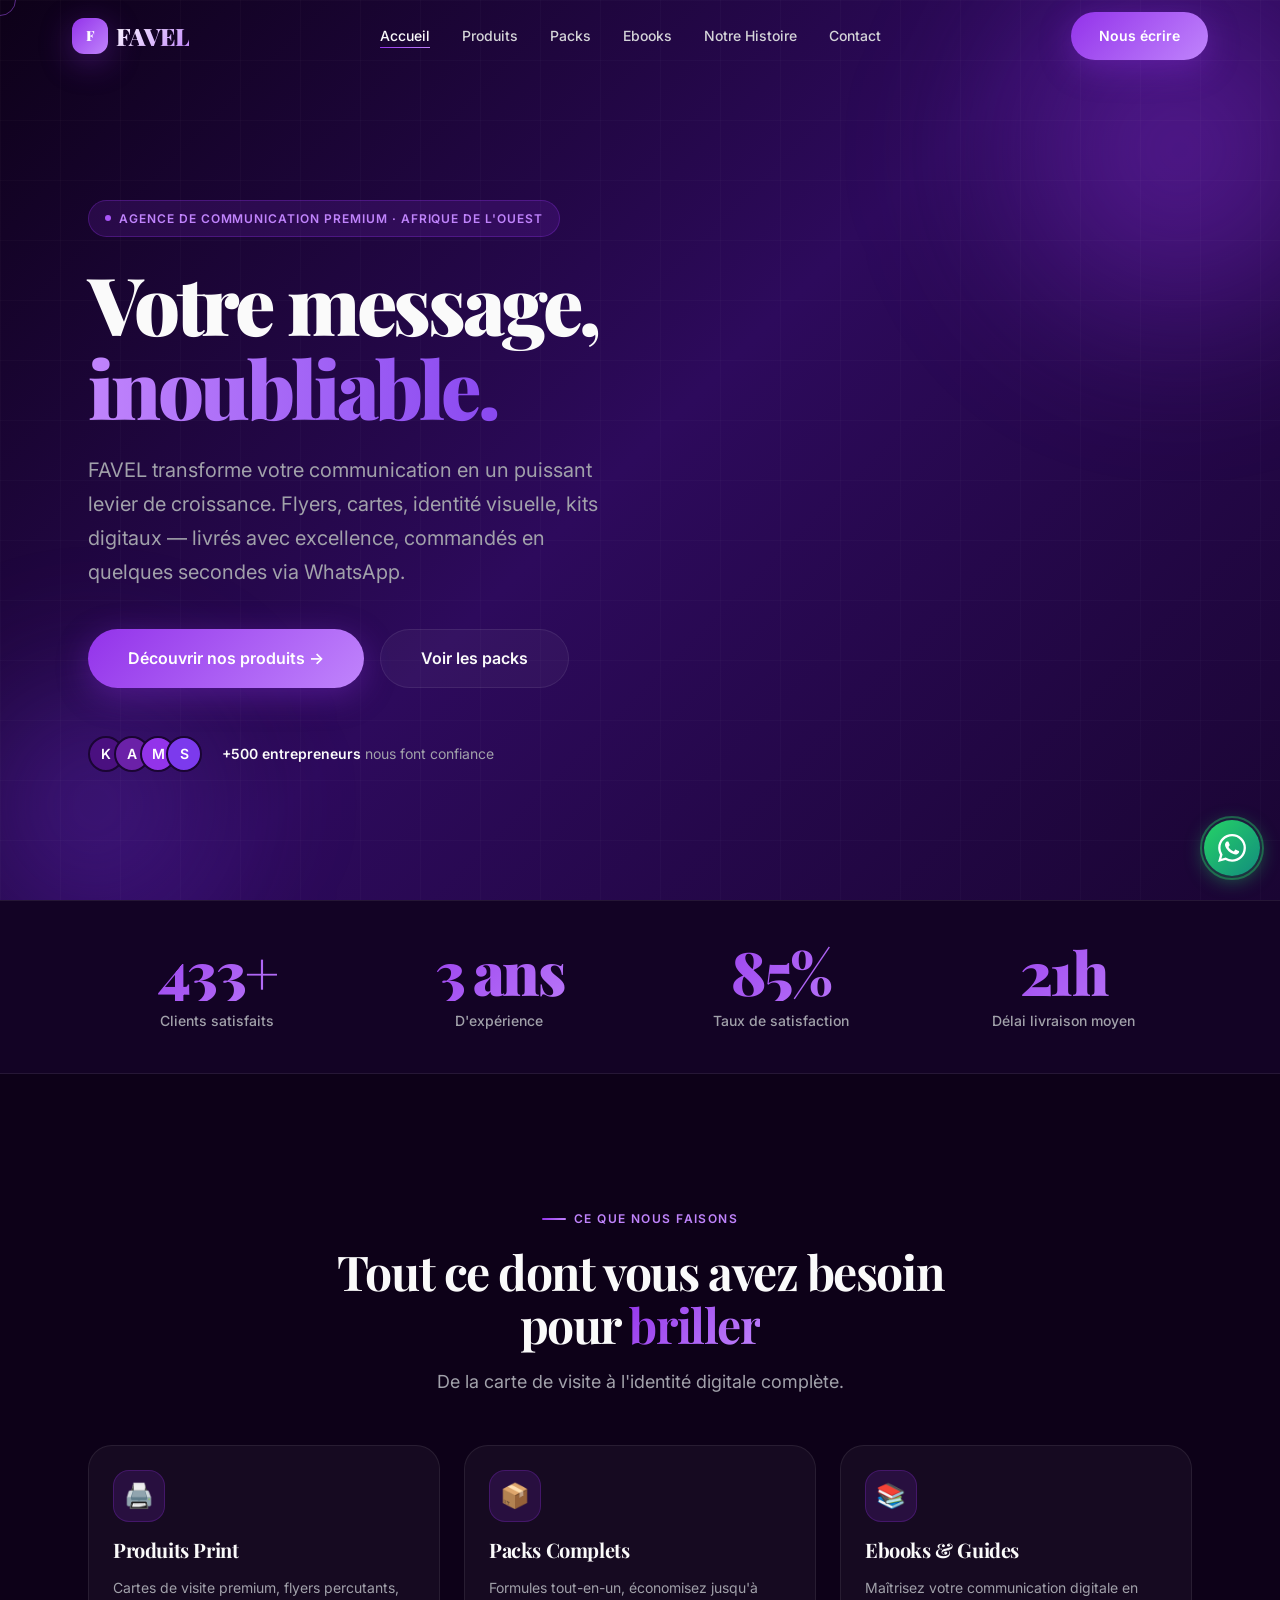
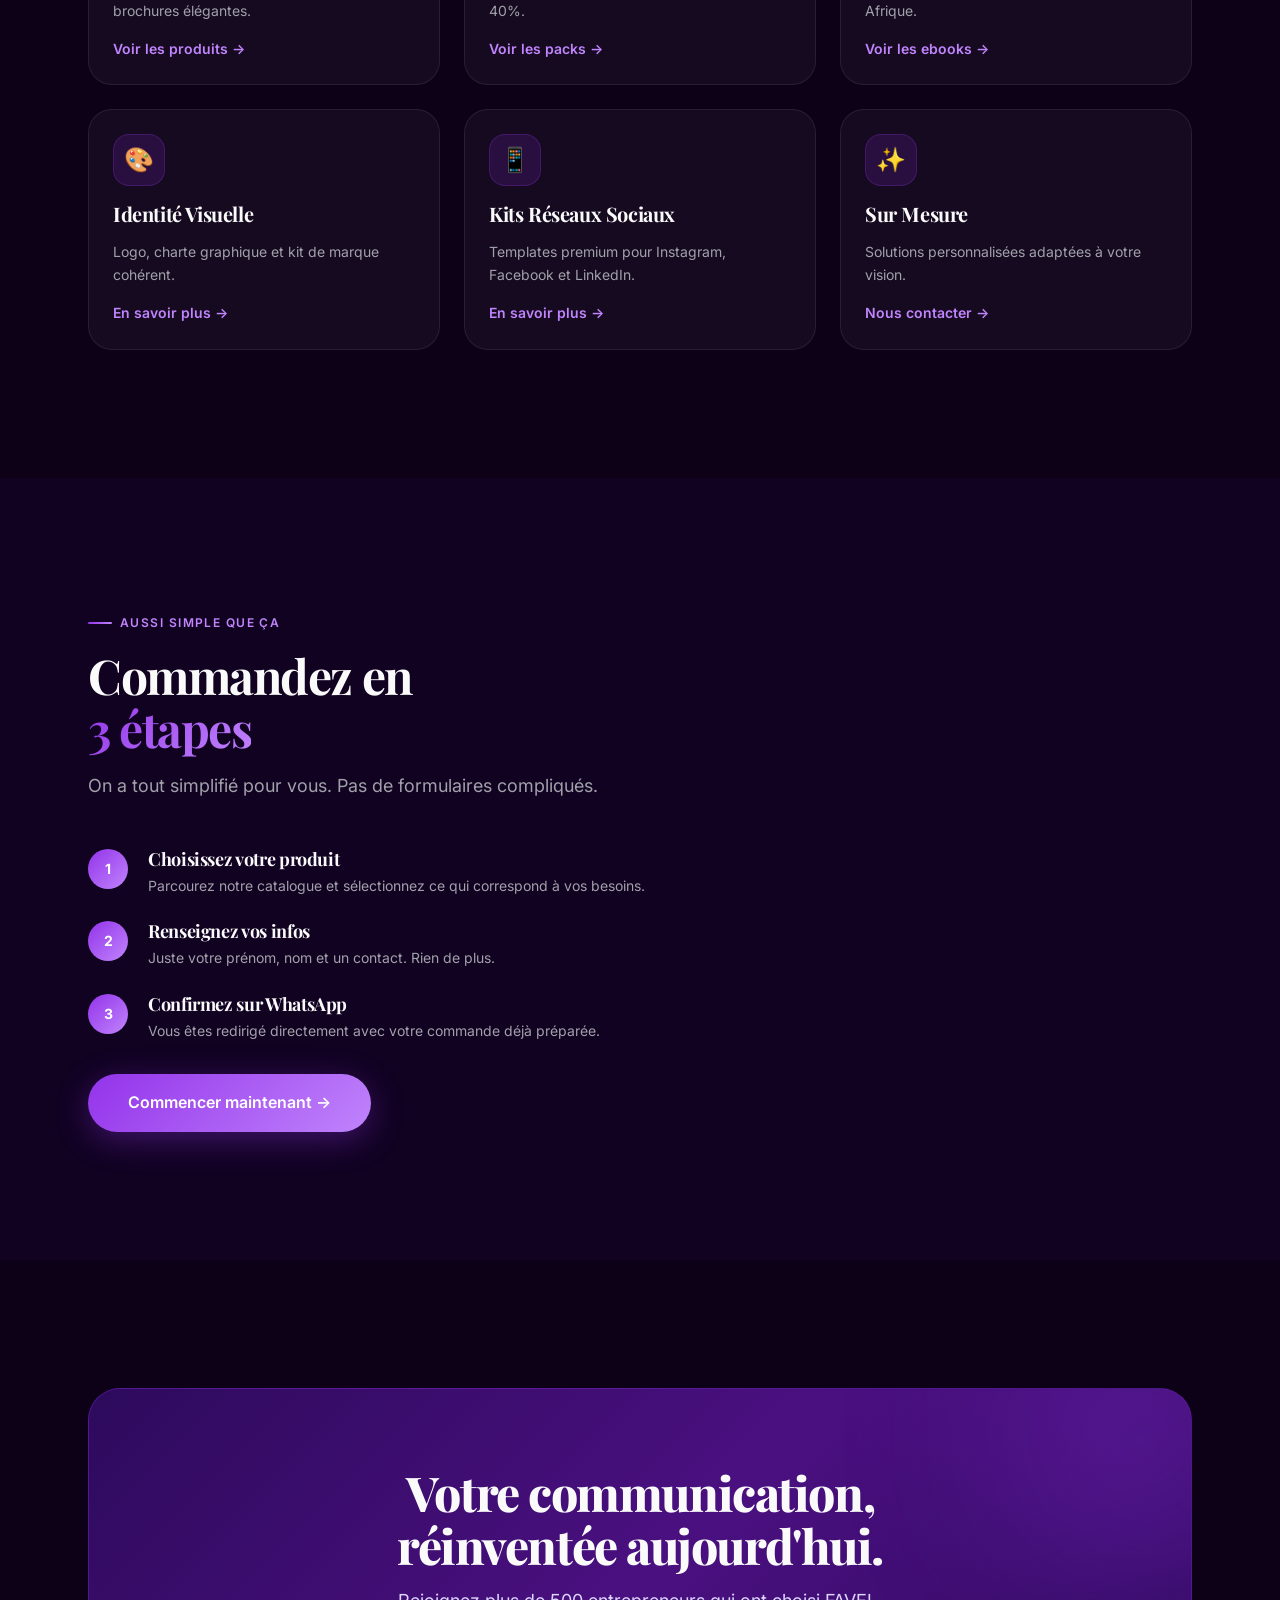
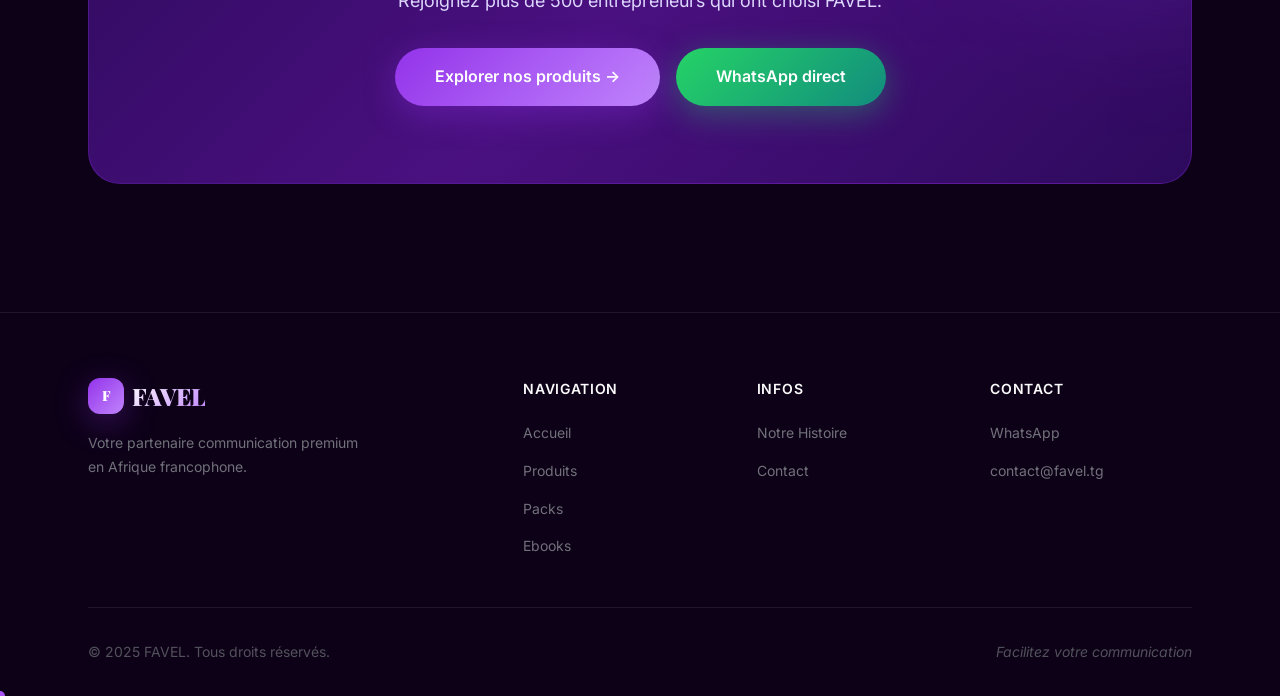
<file: index.html>
<!DOCTYPE html>
<html lang="fr" dir="ltr">
<head>
  <meta charset="UTF-8">
  <meta name="viewport" content="width=device-width, initial-scale=1.0">
  <meta name="theme-color" content="#1A0533">
  <title>FAVEL — Facilitez votre communication | Agence Premium Afrique de l'Ouest</title>
  <meta name="description" content="FAVEL est votre partenaire de communication premium en Afrique francophone. Cartes de visite, flyers, identité visuelle, kits réseaux sociaux. Commandez facilement via WhatsApp.">
  <link rel="canonical" href="https://favel.tg/">
  <meta property="og:title" content="FAVEL — Facilitez votre communication">
  <meta property="og:description" content="Votre partenaire de communication premium en Afrique francophone.">
  <meta property="og:url" content="https://favel.tg/">
  <link rel="preconnect" href="https://fonts.googleapis.com">
  <link rel="preconnect" href="https://fonts.gstatic.com" crossorigin>
  <link rel="stylesheet" href="css/style.css">
  <link rel="stylesheet" href="css/animations.css">
  <link rel="stylesheet" href="css/components.css">
  <style>
    .process-steps { counter-reset: steps; display: flex; flex-direction: column; gap: var(--space-6); }
    .process-step { display: flex; gap: var(--space-5); align-items: flex-start; }
    .process-step__number { counter-increment: steps; width: 40px; height: 40px; border-radius: 50%; background: var(--gradient-cta); color: white; font-weight: 700; font-size: var(--text-sm); display: flex; align-items: center; justify-content: center; flex-shrink: 0; }
    .process-step__content h3 { font-size: var(--text-lg); font-weight: 700; color: var(--white); margin-bottom: var(--space-1); }
    .process-step__content p { font-size: var(--text-sm); color: var(--gray-400); }
    .why-grid { display: grid; grid-template-columns: 1fr; gap: var(--space-5); }
    @media (min-width: 640px) { .why-grid { grid-template-columns: repeat(2, 1fr); } }
    @media (min-width: 1024px){ .why-grid { grid-template-columns: repeat(3, 1fr); } }
  </style>
</head>
<body>
  <a href="#main-content" class="skip-link">Aller au contenu principal</a>
  <div class="page-loader" aria-hidden="true"><div class="loader-logo">FAVEL</div></div>
  <header role="banner">
    <nav class="nav" aria-label="Navigation principale">
      <div class="nav__inner">
        <a href="index.html" class="nav__logo" aria-label="FAVEL — Accueil">
          <div class="nav__logo-mark" aria-hidden="true">F</div>
          <span class="nav__logo-text">FAVEL</span>
        </a>
        <ul class="nav__links" role="list">
          <li><a href="index.html" class="nav__link active" aria-current="page">Accueil</a></li>
          <li><a href="produits.html" class="nav__link">Produits</a></li>
          <li><a href="packs.html" class="nav__link">Packs</a></li>
          <li><a href="ebooks.html" class="nav__link">Ebooks</a></li>
          <li><a href="notre-histoire.html" class="nav__link">Notre Histoire</a></li>
          <li><a href="contact.html" class="nav__link">Contact</a></li>
        </ul>
        <div class="nav__cta">
          <a href="contact.html" class="btn btn-primary">Nous écrire</a>
        </div>
        <button class="nav__hamburger" aria-label="Ouvrir le menu" aria-expanded="false"><span></span><span></span><span></span></button>
      </div>
    </nav>
    <nav class="nav__mobile" aria-label="Menu mobile">
      <a href="index.html" class="nav__mobile-link">Accueil</a>
      <a href="produits.html" class="nav__mobile-link">Produits</a>
      <a href="packs.html" class="nav__mobile-link">Packs</a>
      <a href="ebooks.html" class="nav__mobile-link">Ebooks</a>
      <a href="notre-histoire.html" class="nav__mobile-link">Notre Histoire</a>
      <a href="contact.html" class="nav__mobile-link">Contact</a>
    </nav>
  </header>
  <main id="main-content">
    <section class="hero" aria-label="Section principale">
      <div class="hero__bg" aria-hidden="true">
        <div class="hero__orb-1"></div>
        <div class="hero__orb-2"></div>
        <div class="hero__grid-lines"></div>
      </div>
      <div class="container hero__inner">
        <div style="max-width:680px;">
          <div class="hero__badge appear-1">
            <span class="hero__badge-dot" aria-hidden="true"></span>
            Agence de Communication Premium · Afrique de l'Ouest
          </div>
          <h1 class="hero__title appear-2">
            <span class="hero__title-line">Votre message,</span>
            <span class="hero__title-line text-shimmer">inoubliable.</span>
          </h1>
          <p class="hero__subtitle appear-3">
            FAVEL transforme votre communication en un puissant levier de croissance.
            Flyers, cartes, identité visuelle, kits digitaux — livrés avec excellence,
            commandés en quelques secondes via WhatsApp.
          </p>
          <div class="hero__actions appear-4">
            <a href="produits.html" class="btn btn-primary btn-lg">Découvrir nos produits →</a>
            <a href="packs.html" class="btn btn-secondary btn-lg">Voir les packs</a>
          </div>
          <div class="hero__trust appear-5">
            <div class="hero__trust-avatars" aria-label="Clients satisfaits">
              <div class="hero__trust-avatar" style="background:#4A1080;" aria-hidden="true">K</div>
              <div class="hero__trust-avatar" style="background:#6B21A8;" aria-hidden="true">A</div>
              <div class="hero__trust-avatar" style="background:#9333EA;" aria-hidden="true">M</div>
              <div class="hero__trust-avatar" style="background:#7C3AED;" aria-hidden="true">S</div>
            </div>
            <p class="hero__trust-text"><strong>+500 entrepreneurs</strong> nous font confiance</p>
          </div>
        </div>
      </div>
    </section>
    <section class="stats-band" aria-label="Nos chiffres clés">
      <div class="container">
        <div class="stats-band__grid">
          <article class="stat-item" data-reveal="fade-up"><div class="stat-number"><span data-count="500" data-suffix="+">500+</span></div><p class="stat-label">Clients satisfaits</p></article>
          <article class="stat-item" data-reveal="fade-up" data-delay="100"><div class="stat-number"><span data-count="3" data-suffix=" ans">3 ans</span></div><p class="stat-label">D'expérience</p></article>
          <article class="stat-item" data-reveal="fade-up" data-delay="200"><div class="stat-number"><span data-count="98" data-suffix="%">98%</span></div><p class="stat-label">Taux de satisfaction</p></article>
          <article class="stat-item" data-reveal="fade-up" data-delay="300"><div class="stat-number"><span data-count="24" data-suffix="h">24h</span></div><p class="stat-label">Délai livraison moyen</p></article>
        </div>
      </div>
    </section>
    <section class="section" aria-labelledby="services-title">
      <div class="container">
        <header class="section-header section-header--center" data-reveal="fade-up">
          <p class="section-label">Ce que nous faisons</p>
          <h2 class="section-title" id="services-title">Tout ce dont vous avez besoin<br>pour <span class="highlight">briller</span></h2>
          <p class="section-subtitle">De la carte de visite à l'identité digitale complète.</p>
        </header>
        <div class="grid-3" data-stagger>
          <a href="produits.html" class="service-card"><div class="service-card__icon" aria-hidden="true">🖨️</div><h3 class="service-card__title">Produits Print</h3><p class="service-card__text">Cartes de visite premium, flyers percutants, brochures élégantes.</p><span class="service-card__link">Voir les produits →</span></a>
          <a href="packs.html" class="service-card"><div class="service-card__icon" aria-hidden="true">📦</div><h3 class="service-card__title">Packs Complets</h3><p class="service-card__text">Formules tout-en-un, économisez jusqu'à 40%.</p><span class="service-card__link">Voir les packs →</span></a>
          <a href="ebooks.html" class="service-card"><div class="service-card__icon" aria-hidden="true">📚</div><h3 class="service-card__title">Ebooks & Guides</h3><p class="service-card__text">Maîtrisez votre communication digitale en Afrique.</p><span class="service-card__link">Voir les ebooks →</span></a>
          <a href="produits.html" class="service-card"><div class="service-card__icon" aria-hidden="true">🎨</div><h3 class="service-card__title">Identité Visuelle</h3><p class="service-card__text">Logo, charte graphique et kit de marque cohérent.</p><span class="service-card__link">En savoir plus →</span></a>
          <a href="produits.html" class="service-card"><div class="service-card__icon" aria-hidden="true">📱</div><h3 class="service-card__title">Kits Réseaux Sociaux</h3><p class="service-card__text">Templates premium pour Instagram, Facebook et LinkedIn.</p><span class="service-card__link">En savoir plus →</span></a>
          <a href="contact.html" class="service-card"><div class="service-card__icon" aria-hidden="true">✨</div><h3 class="service-card__title">Sur Mesure</h3><p class="service-card__text">Solutions personnalisées adaptées à votre vision.</p><span class="service-card__link">Nous contacter →</span></a>
        </div>
      </div>
    </section>
    <section class="section" style="background:rgba(45,10,92,0.15);" aria-labelledby="process-title">
      <div class="container">
        <header class="section-header" data-reveal="fade-up">
          <p class="section-label">Aussi simple que ça</p>
          <h2 class="section-title" id="process-title">Commandez en<br><span class="highlight">3 étapes</span></h2>
          <p class="section-subtitle">On a tout simplifié pour vous. Pas de formulaires compliqués.</p>
        </header>
        <div class="process-steps" data-stagger>
          <div class="process-step"><div class="process-step__number" aria-label="Étape 1">1</div><div class="process-step__content"><h3>Choisissez votre produit</h3><p>Parcourez notre catalogue et sélectionnez ce qui correspond à vos besoins.</p></div></div>
          <div class="process-step"><div class="process-step__number" aria-label="Étape 2">2</div><div class="process-step__content"><h3>Renseignez vos infos</h3><p>Juste votre prénom, nom et un contact. Rien de plus.</p></div></div>
          <div class="process-step"><div class="process-step__number" aria-label="Étape 3">3</div><div class="process-step__content"><h3>Confirmez sur WhatsApp</h3><p>Vous êtes redirigé directement avec votre commande déjà préparée.</p></div></div>
        </div>
        <div style="margin-top:var(--space-8);"><a href="produits.html" class="btn btn-primary btn-lg">Commencer maintenant →</a></div>
      </div>
    </section>
    <section class="section" aria-labelledby="cta-title">
      <div class="container">
        <div class="cta-band" data-reveal="scale-up">
          <div class="orb orb-purple" style="width:300px;height:300px;top:-100px;right:-100px;opacity:0.25;" aria-hidden="true"></div>
          <h2 class="cta-band__title" id="cta-title">Votre communication,<br>réinventée aujourd'hui.</h2>
          <p class="cta-band__subtitle">Rejoignez plus de 500 entrepreneurs qui ont choisi FAVEL.</p>
          <div class="cta-band__actions">
            <a href="produits.html" class="btn btn-primary btn-lg">Explorer nos produits →</a>
            <a href="https://wa.me/22890000000" target="_blank" rel="noopener noreferrer" class="btn btn-whatsapp btn-lg">WhatsApp direct</a>
          </div>
        </div>
      </div>
    </section>
  </main>
  <footer class="footer" role="contentinfo">
    <div class="container">
      <div class="footer__grid">
        <div class="footer__brand"><a href="index.html" class="nav__logo"><div class="nav__logo-mark">F</div><span class="nav__logo-text">FAVEL</span></a><p>Votre partenaire communication premium en Afrique francophone.</p></div>
        <nav aria-label="Pages"><p class="footer__title">Navigation</p><ul class="footer__links" role="list"><li><a href="index.html" class="footer__link">Accueil</a></li><li><a href="produits.html" class="footer__link">Produits</a></li><li><a href="packs.html" class="footer__link">Packs</a></li><li><a href="ebooks.html" class="footer__link">Ebooks</a></li></ul></nav>
        <nav aria-label="Infos"><p class="footer__title">Infos</p><ul class="footer__links" role="list"><li><a href="notre-histoire.html" class="footer__link">Notre Histoire</a></li><li><a href="contact.html" class="footer__link">Contact</a></li></ul></nav>
        <div><p class="footer__title">Contact</p><ul class="footer__links" role="list"><li><a href="https://wa.me/22890000000" class="footer__link" target="_blank" rel="noopener">WhatsApp</a></li><li><a href="mailto:contact@favel.tg" class="footer__link">contact@favel.tg</a></li></ul></div>
      </div>
      <div class="footer__bottom"><p class="footer__copy">© 2025 FAVEL. Tous droits réservés.</p><p class="footer__copy"><em>Facilitez votre communication</em></p></div>
    </div>
  </footer>
  <a href="https://wa.me/22890000000" class="whatsapp-float" target="_blank" rel="noopener noreferrer" aria-label="Chat WhatsApp FAVEL"><div class="whatsapp-float__pulse" aria-hidden="true"></div><svg viewBox="0 0 24 24" aria-hidden="true"><path d="M17.472 14.382c-.297-.149-1.758-.867-2.03-.967-.273-.099-.471-.148-.67.15-.197.297-.767.966-.94 1.164-.173.199-.347.223-.644.075-.297-.15-1.255-.463-2.39-1.475-.883-.788-1.48-1.761-1.653-2.059-.173-.297-.018-.458.13-.606.134-.133.298-.347.446-.52.149-.174.198-.298.298-.497.099-.198.05-.371-.025-.52-.075-.149-.669-1.612-.916-2.207-.242-.579-.487-.5-.669-.51-.173-.008-.371-.01-.57-.01-.198 0-.52.074-.792.372-.272.297-1.04 1.016-1.04 2.479 0 1.462 1.065 2.875 1.213 3.074.149.198 2.096 3.2 5.077 4.487.709.306 1.262.489 1.694.625.712.227 1.36.195 1.871.118.571-.085 1.758-.719 2.006-1.413.248-.694.248-1.289.173-1.413-.074-.124-.272-.198-.57-.347m-5.421 7.403h-.004a9.87 9.87 0 01-5.031-1.378l-.361-.214-3.741.982.998-3.648-.235-.374a9.86 9.86 0 01-1.51-5.26c.001-5.45 4.436-9.884 9.888-9.884 2.64 0 5.122 1.03 6.988 2.898a9.825 9.825 0 012.893 6.994c-.003 5.45-4.437 9.884-9.885 9.884m8.413-18.297A11.815 11.815 0 0012.05 0C5.495 0 .16 5.335.157 11.892c0 2.096.547 4.142 1.588 5.945L.057 24l6.305-1.654a11.882 11.882 0 005.683 1.448h.005c6.554 0 11.890-5.335 11.893-11.893a11.821 11.821 0 00-3.48-8.413Z"/></svg></a>
  <button class="scroll-top" aria-label="Retour en haut de page"><svg width="18" height="18" viewBox="0 0 24 24" fill="none" stroke="currentColor" stroke-width="2" stroke-linecap="round" stroke-linejoin="round" aria-hidden="true"><path d="M18 15l-6-6-6 6"/></svg></button>
  <script src="js/main.js" defer></script>
  <script src="js/purchase.js" defer></script>
</body>
</html>
</file>
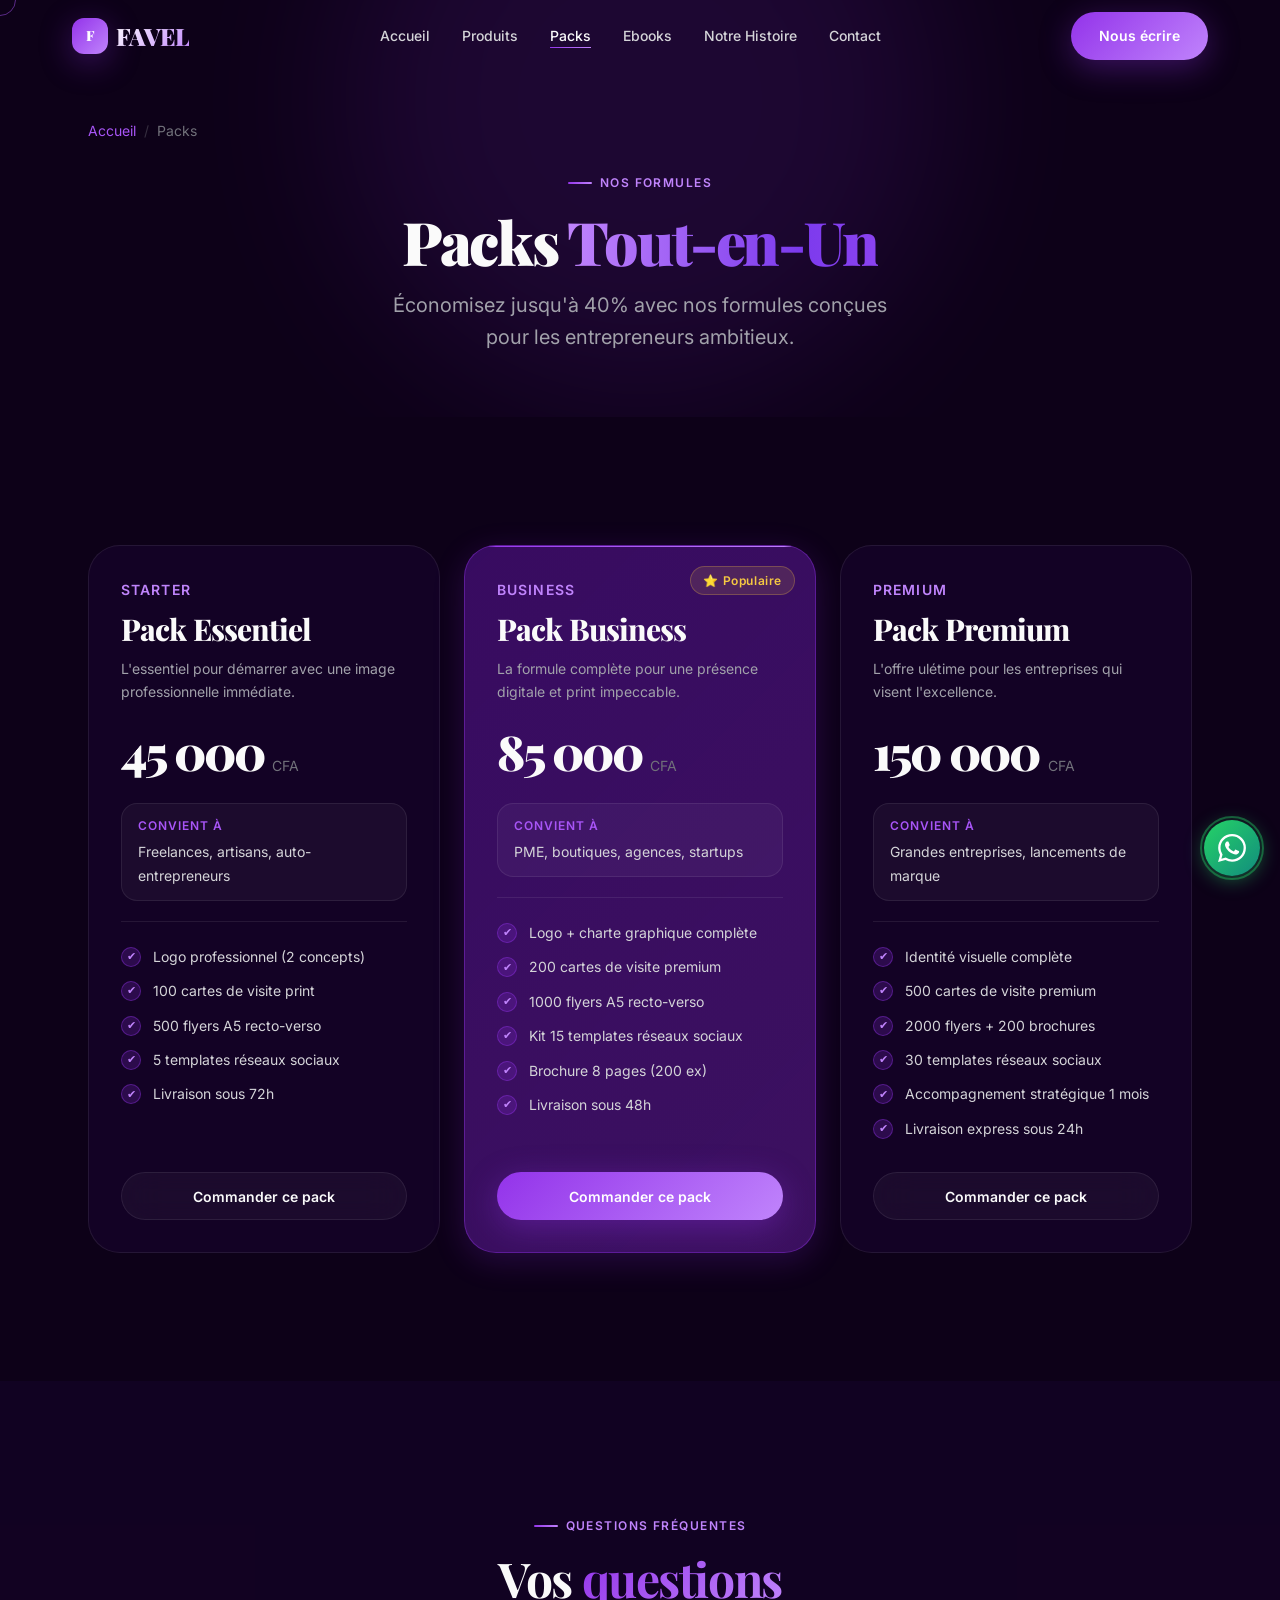
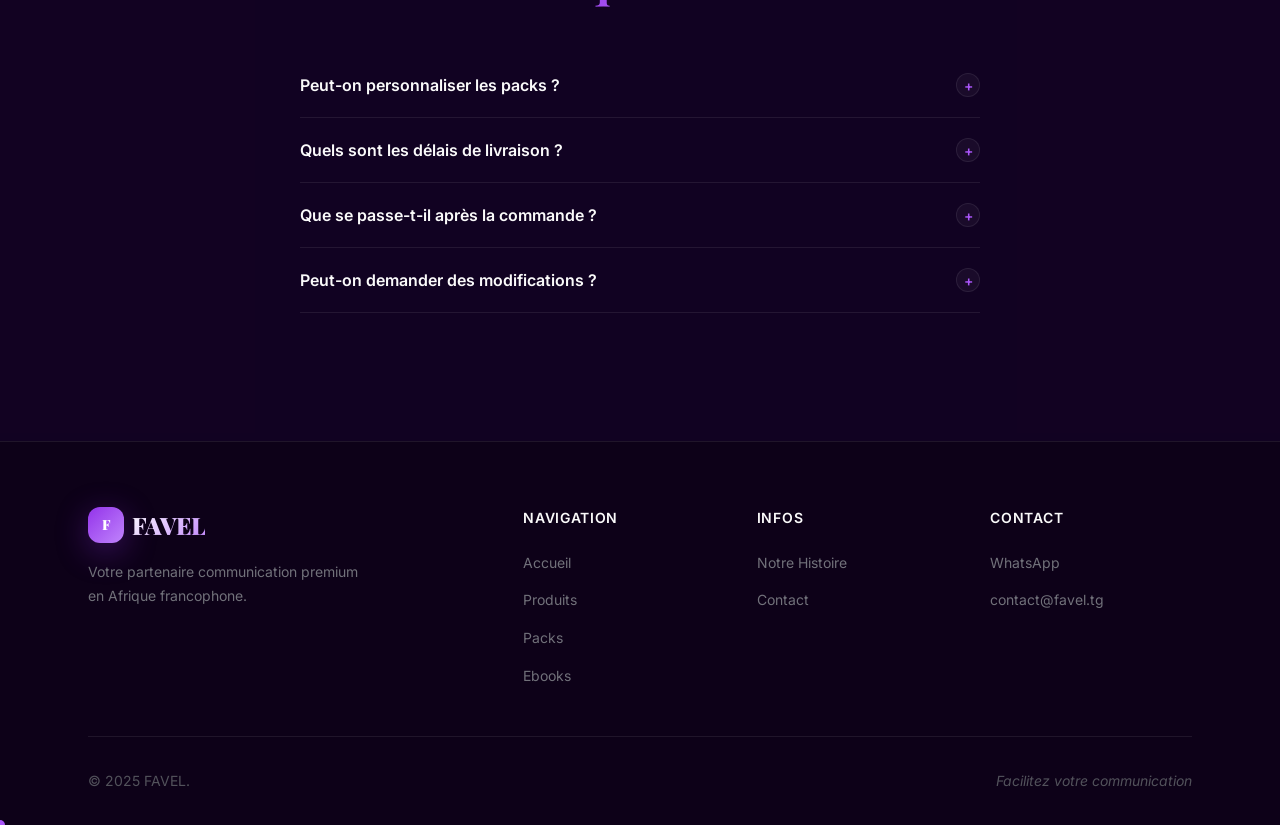
<file: packs.html>
<!DOCTYPE html>
<html lang="fr" dir="ltr">
<head>
  <meta charset="UTF-8">
  <meta name="viewport" content="width=device-width, initial-scale=1.0">
  <title>Nos Packs — FAVEL | Formules Tout-en-Un Communication</title>
  <meta name="description" content="Découvrez nos packs communication tout-en-un : Starter, Business et Premium. Économisez jusqu'à 40% par rapport aux achats séparés.">
  <link rel="canonical" href="https://favel.tg/packs.html">
  <link rel="preconnect" href="https://fonts.googleapis.com">
  <link rel="preconnect" href="https://fonts.gstatic.com" crossorigin>
  <link rel="stylesheet" href="css/style.css">
  <link rel="stylesheet" href="css/animations.css">
  <link rel="stylesheet" href="css/components.css">
  <style>
    .packs-grid{display:grid;grid-template-columns:1fr;gap:var(--space-6);}
    @media(min-width:768px){.packs-grid{grid-template-columns:repeat(3,1fr);}}
  </style>
</head>
<body>
  <a href="#main-content" class="skip-link">Aller au contenu principal</a>
  <div class="page-loader" aria-hidden="true"><div class="loader-logo">FAVEL</div></div>
  <header role="banner">
    <nav class="nav" aria-label="Navigation principale">
      <div class="nav__inner">
        <a href="index.html" class="nav__logo" aria-label="FAVEL — Accueil"><div class="nav__logo-mark" aria-hidden="true">F</div><span class="nav__logo-text">FAVEL</span></a>
        <ul class="nav__links" role="list">
          <li><a href="index.html" class="nav__link">Accueil</a></li><li><a href="produits.html" class="nav__link">Produits</a></li><li><a href="packs.html" class="nav__link active" aria-current="page">Packs</a></li><li><a href="ebooks.html" class="nav__link">Ebooks</a></li><li><a href="notre-histoire.html" class="nav__link">Notre Histoire</a></li><li><a href="contact.html" class="nav__link">Contact</a></li>
        </ul>
        <div class="nav__cta"><a href="contact.html" class="btn btn-primary">Nous écrire</a></div>
        <button class="nav__hamburger" aria-label="Ouvrir le menu" aria-expanded="false"><span></span><span></span><span></span></button>
      </div>
    </nav>
    <nav class="nav__mobile" aria-label="Menu mobile"><a href="index.html" class="nav__mobile-link">Accueil</a><a href="produits.html" class="nav__mobile-link">Produits</a><a href="packs.html" class="nav__mobile-link">Packs</a><a href="ebooks.html" class="nav__mobile-link">Ebooks</a><a href="notre-histoire.html" class="nav__mobile-link">Notre Histoire</a><a href="contact.html" class="nav__mobile-link">Contact</a></nav>
  </header>
  <main id="main-content">
    <section class="page-header" aria-labelledby="page-title">
      <div class="orb orb-purple" style="width:600px;height:600px;top:-200px;left:50%;transform:translateX(-50%);opacity:0.12;" aria-hidden="true"></div>
      <div class="container">
        <nav aria-label="Fil d'Ariane"><ol class="breadcrumb" role="list"><li><a href="index.html">Accueil</a></li><span class="breadcrumb__sep" aria-hidden="true">/</span><li aria-current="page">Packs</li></ol></nav>
        <p class="section-label appear-1">Nos formules</p>
        <h1 class="page-header__title appear-2">Packs <span class="text-shimmer">Tout-en-Un</span></h1>
        <p class="page-header__subtitle appear-3">Économisez jusqu'à 40% avec nos formules conçues pour les entrepreneurs ambitieux.</p>
      </div>
    </section>
    <section class="section" aria-labelledby="packs-title">
      <div class="container">
        <div class="packs-grid" data-stagger>
          <article class="pack-card">
            <p class="pack-card__name">Starter</p>
            <h2 class="pack-card__title">Pack Essentiel</h2>
            <p class="pack-card__desc">L'essentiel pour démarrer avec une image professionnelle immédiate.</p>
            <div class="pack-card__price"><span class="pack-card__price-amount">45 000</span><span class="pack-card__price-period"> CFA</span></div>
            <div class="pack-card__for"><p class="pack-card__for-label">Convient à</p><p class="pack-card__for-text">Freelances, artisans, auto-entrepreneurs</p></div>
            <div class="pack-card__divider"></div>
            <ul class="pack-card__features" role="list">
              <li class="pack-card__feature"><span class="pack-card__feature-check" aria-hidden="true">✔</span><span>Logo professionnel (2 concepts)</span></li>
              <li class="pack-card__feature"><span class="pack-card__feature-check" aria-hidden="true">✔</span><span>100 cartes de visite print</span></li>
              <li class="pack-card__feature"><span class="pack-card__feature-check" aria-hidden="true">✔</span><span>500 flyers A5 recto-verso</span></li>
              <li class="pack-card__feature"><span class="pack-card__feature-check" aria-hidden="true">✔</span><span>5 templates réseaux sociaux</span></li>
              <li class="pack-card__feature"><span class="pack-card__feature-check" aria-hidden="true">✔</span><span>Livraison sous 72h</span></li>
            </ul>
            <button class="btn btn-secondary w-full" data-order="Pack Essentiel Starter" data-price="45000" data-type="Pack" aria-label="Commander le Pack Essentiel">Commander ce pack</button>
          </article>
          <article class="pack-card pack-card--featured">
            <div class="pack-card__badge"><span class="badge badge-gold">⭐ Populaire</span></div>
            <p class="pack-card__name">Business</p>
            <h2 class="pack-card__title">Pack Business</h2>
            <p class="pack-card__desc">La formule complète pour une présence digitale et print impeccable.</p>
            <div class="pack-card__price"><span class="pack-card__price-amount">85 000</span><span class="pack-card__price-period"> CFA</span></div>
            <div class="pack-card__for"><p class="pack-card__for-label">Convient à</p><p class="pack-card__for-text">PME, boutiques, agences, startups</p></div>
            <div class="pack-card__divider"></div>
            <ul class="pack-card__features" role="list">
              <li class="pack-card__feature"><span class="pack-card__feature-check" aria-hidden="true">✔</span><span>Logo + charte graphique complète</span></li>
              <li class="pack-card__feature"><span class="pack-card__feature-check" aria-hidden="true">✔</span><span>200 cartes de visite premium</span></li>
              <li class="pack-card__feature"><span class="pack-card__feature-check" aria-hidden="true">✔</span><span>1000 flyers A5 recto-verso</span></li>
              <li class="pack-card__feature"><span class="pack-card__feature-check" aria-hidden="true">✔</span><span>Kit 15 templates réseaux sociaux</span></li>
              <li class="pack-card__feature"><span class="pack-card__feature-check" aria-hidden="true">✔</span><span>Brochure 8 pages (200 ex)</span></li>
              <li class="pack-card__feature"><span class="pack-card__feature-check" aria-hidden="true">✔</span><span>Livraison sous 48h</span></li>
            </ul>
            <button class="btn btn-primary w-full" data-order="Pack Business" data-price="85000" data-type="Pack" aria-label="Commander le Pack Business">Commander ce pack</button>
          </article>
          <article class="pack-card">
            <p class="pack-card__name">Premium</p>
            <h2 class="pack-card__title">Pack Premium</h2>
            <p class="pack-card__desc">L'offre ulétime pour les entreprises qui visent l'excellence.</p>
            <div class="pack-card__price"><span class="pack-card__price-amount">150 000</span><span class="pack-card__price-period"> CFA</span></div>
            <div class="pack-card__for"><p class="pack-card__for-label">Convient à</p><p class="pack-card__for-text">Grandes entreprises, lancements de marque</p></div>
            <div class="pack-card__divider"></div>
            <ul class="pack-card__features" role="list">
              <li class="pack-card__feature"><span class="pack-card__feature-check" aria-hidden="true">✔</span><span>Identité visuelle complète</span></li>
              <li class="pack-card__feature"><span class="pack-card__feature-check" aria-hidden="true">✔</span><span>500 cartes de visite premium</span></li>
              <li class="pack-card__feature"><span class="pack-card__feature-check" aria-hidden="true">✔</span><span>2000 flyers + 200 brochures</span></li>
              <li class="pack-card__feature"><span class="pack-card__feature-check" aria-hidden="true">✔</span><span>30 templates réseaux sociaux</span></li>
              <li class="pack-card__feature"><span class="pack-card__feature-check" aria-hidden="true">✔</span><span>Accompagnement stratégique 1 mois</span></li>
              <li class="pack-card__feature"><span class="pack-card__feature-check" aria-hidden="true">✔</span><span>Livraison express sous 24h</span></li>
            </ul>
            <button class="btn btn-secondary w-full" data-order="Pack Premium" data-price="150000" data-type="Pack" aria-label="Commander le Pack Premium">Commander ce pack</button>
          </article>
        </div>
      </div>
    </section>
    <section class="section" style="background:rgba(45,10,92,0.15);" aria-labelledby="faq-title">
      <div class="container">
        <header class="section-header section-header--center" data-reveal="fade-up">
          <p class="section-label">Questions fréquentes</p>
          <h2 class="section-title" id="faq-title">Vos <span class="highlight">questions</span></h2>
        </header>
        <div style="max-width:680px;margin-inline:auto;">
          <div class="accordion-item"><button class="accordion-trigger" aria-expanded="false"><span>Peut-on personnaliser les packs ?</span><span class="accordion-icon" aria-hidden="true">+</span></button><div class="accordion-content"><p>Absolument ! Tous nos packs sont personnalisables selon vos besoins. Contactez-nous via WhatsApp pour définir une formule sur mesure.</p></div></div>
          <div class="accordion-item"><button class="accordion-trigger" aria-expanded="false"><span>Quels sont les délais de livraison ?</span><span class="accordion-icon" aria-hidden="true">+</span></button><div class="accordion-content"><p>Les fichiers digitaux sont livrés instantanément par email. Les supports imprimés sont livrés en 24 à 72h selon le pack choisi.</p></div></div>
          <div class="accordion-item"><button class="accordion-trigger" aria-expanded="false"><span>Que se passe-t-il après la commande ?</span><span class="accordion-icon" aria-hidden="true">+</span></button><div class="accordion-content"><p>Après votre commande WhatsApp, nous vous envoyons un formulaire de brief. Notre équipe crée vos visuels et vous soumet une première version dans les 24h.</p></div></div>
          <div class="accordion-item"><button class="accordion-trigger" aria-expanded="false"><span>Peut-on demander des modifications ?</span><span class="accordion-icon" aria-hidden="true">+</span></button><div class="accordion-content"><p>Oui ! Nous incluons jusqu'à 3 allers-retours de corrections dans tous nos packs. Votre satisfaction est notre priorité.</p></div></div>
        </div>
      </div>
    </section>
  </main>
  <footer class="footer" role="contentinfo">
    <div class="container">
      <div class="footer__grid">
        <div class="footer__brand"><a href="index.html" class="nav__logo"><div class="nav__logo-mark">F</div><span class="nav__logo-text">FAVEL</span></a><p>Votre partenaire communication premium en Afrique francophone.</p></div>
        <nav aria-label="Pages"><p class="footer__title">Navigation</p><ul class="footer__links" role="list"><li><a href="index.html" class="footer__link">Accueil</a></li><li><a href="produits.html" class="footer__link">Produits</a></li><li><a href="packs.html" class="footer__link">Packs</a></li><li><a href="ebooks.html" class="footer__link">Ebooks</a></li></ul></nav>
        <nav aria-label="Infos"><p class="footer__title">Infos</p><ul class="footer__links" role="list"><li><a href="notre-histoire.html" class="footer__link">Notre Histoire</a></li><li><a href="contact.html" class="footer__link">Contact</a></li></ul></nav>
        <div><p class="footer__title">Contact</p><ul class="footer__links" role="list"><li><a href="https://wa.me/22890000000" class="footer__link" target="_blank" rel="noopener">WhatsApp</a></li><li><a href="mailto:contact@favel.tg" class="footer__link">contact@favel.tg</a></li></ul></div>
      </div>
      <div class="footer__bottom"><p class="footer__copy">© 2025 FAVEL.</p><p class="footer__copy"><em>Facilitez votre communication</em></p></div>
    </div>
  </footer>
  <a href="https://wa.me/22890000000" class="whatsapp-float" target="_blank" rel="noopener noreferrer" aria-label="Chat WhatsApp FAVEL"><div class="whatsapp-float__pulse" aria-hidden="true"></div><svg viewBox="0 0 24 24" aria-hidden="true"><path d="M17.472 14.382c-.297-.149-1.758-.867-2.03-.967-.273-.099-.471-.148-.67.15-.197.297-.767.966-.94 1.164-.173.199-.347.223-.644.075-.297-.15-1.255-.463-2.39-1.475-.883-.788-1.48-1.761-1.653-2.059-.173-.297-.018-.458.13-.606.134-.133.298-.347.446-.52.149-.174.198-.298.298-.497.099-.198.05-.371-.025-.52-.075-.149-.669-1.612-.916-2.207-.242-.579-.487-.5-.669-.51-.173-.008-.371-.01-.57-.01-.198 0-.52.074-.792.372-.272.297-1.04 1.016-1.04 2.479 0 1.462 1.065 2.875 1.213 3.074.149.198 2.096 3.2 5.077 4.487.709.306 1.262.489 1.694.625.712.227 1.36.195 1.871.118.571-.085 1.758-.719 2.006-1.413.248-.694.248-1.289.173-1.413-.074-.124-.272-.198-.57-.347m-5.421 7.403h-.004a9.87 9.87 0 01-5.031-1.378l-.361-.214-3.741.982.998-3.648-.235-.374a9.86 9.86 0 01-1.51-5.26c.001-5.45 4.436-9.884 9.888-9.884 2.64 0 5.122 1.03 6.988 2.898a9.825 9.825 0 012.893 6.994c-.003 5.45-4.437 9.884-9.885 9.884m8.413-18.297A11.815 11.815 0 0012.05 0C5.495 0 .16 5.335.157 11.892c0 2.096.547 4.142 1.588 5.945L.057 24l6.305-1.654a11.882 11.882 0 005.683 1.448h.005c6.554 0 11.890-5.335 11.893-11.893a11.821 11.821 0 00-3.48-8.413Z"/></svg></a>
  <button class="scroll-top" aria-label="Retour en haut de page"><svg width="18" height="18" viewBox="0 0 24 24" fill="none" stroke="currentColor" stroke-width="2" stroke-linecap="round" stroke-linejoin="round" aria-hidden="true"><path d="M18 15l-6-6-6 6"/></svg></button>
  <script src="js/main.js" defer></script>
  <script src="js/purchase.js" defer></script>
</body>
</html>
</file>
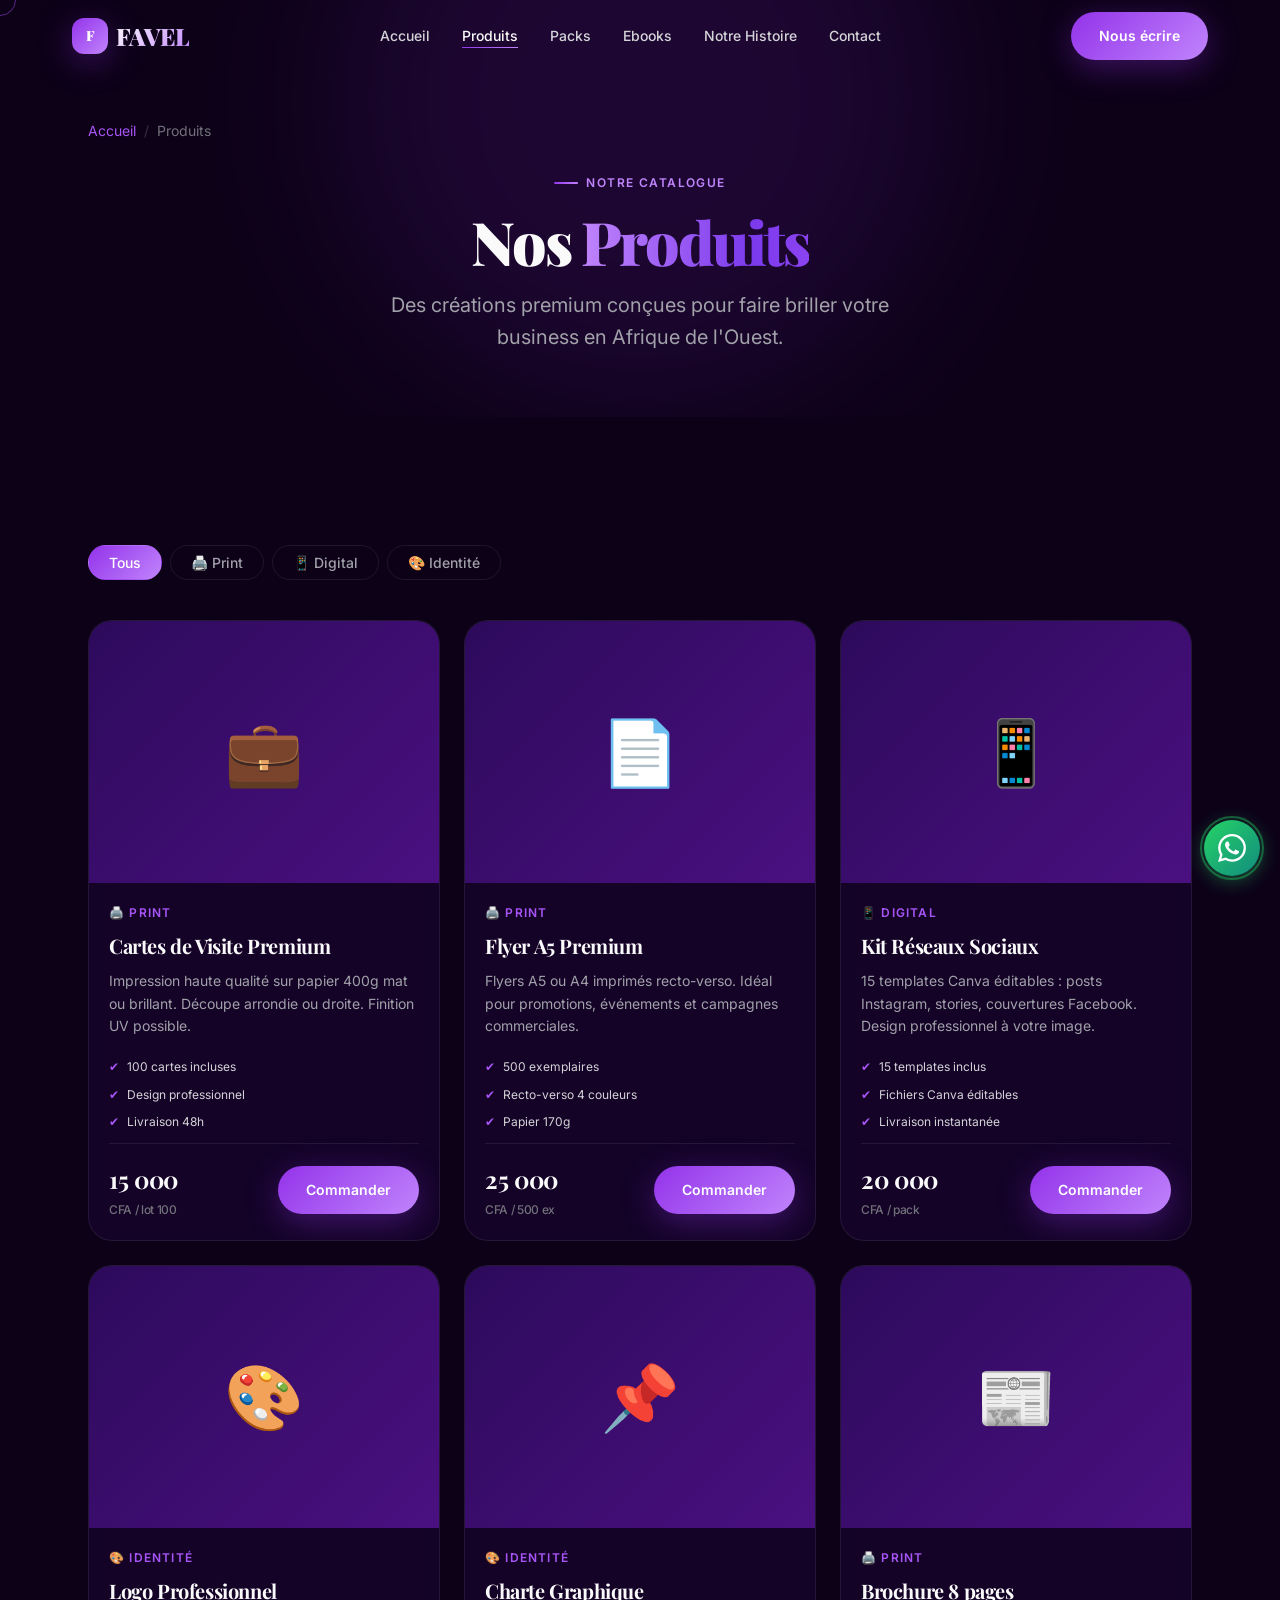
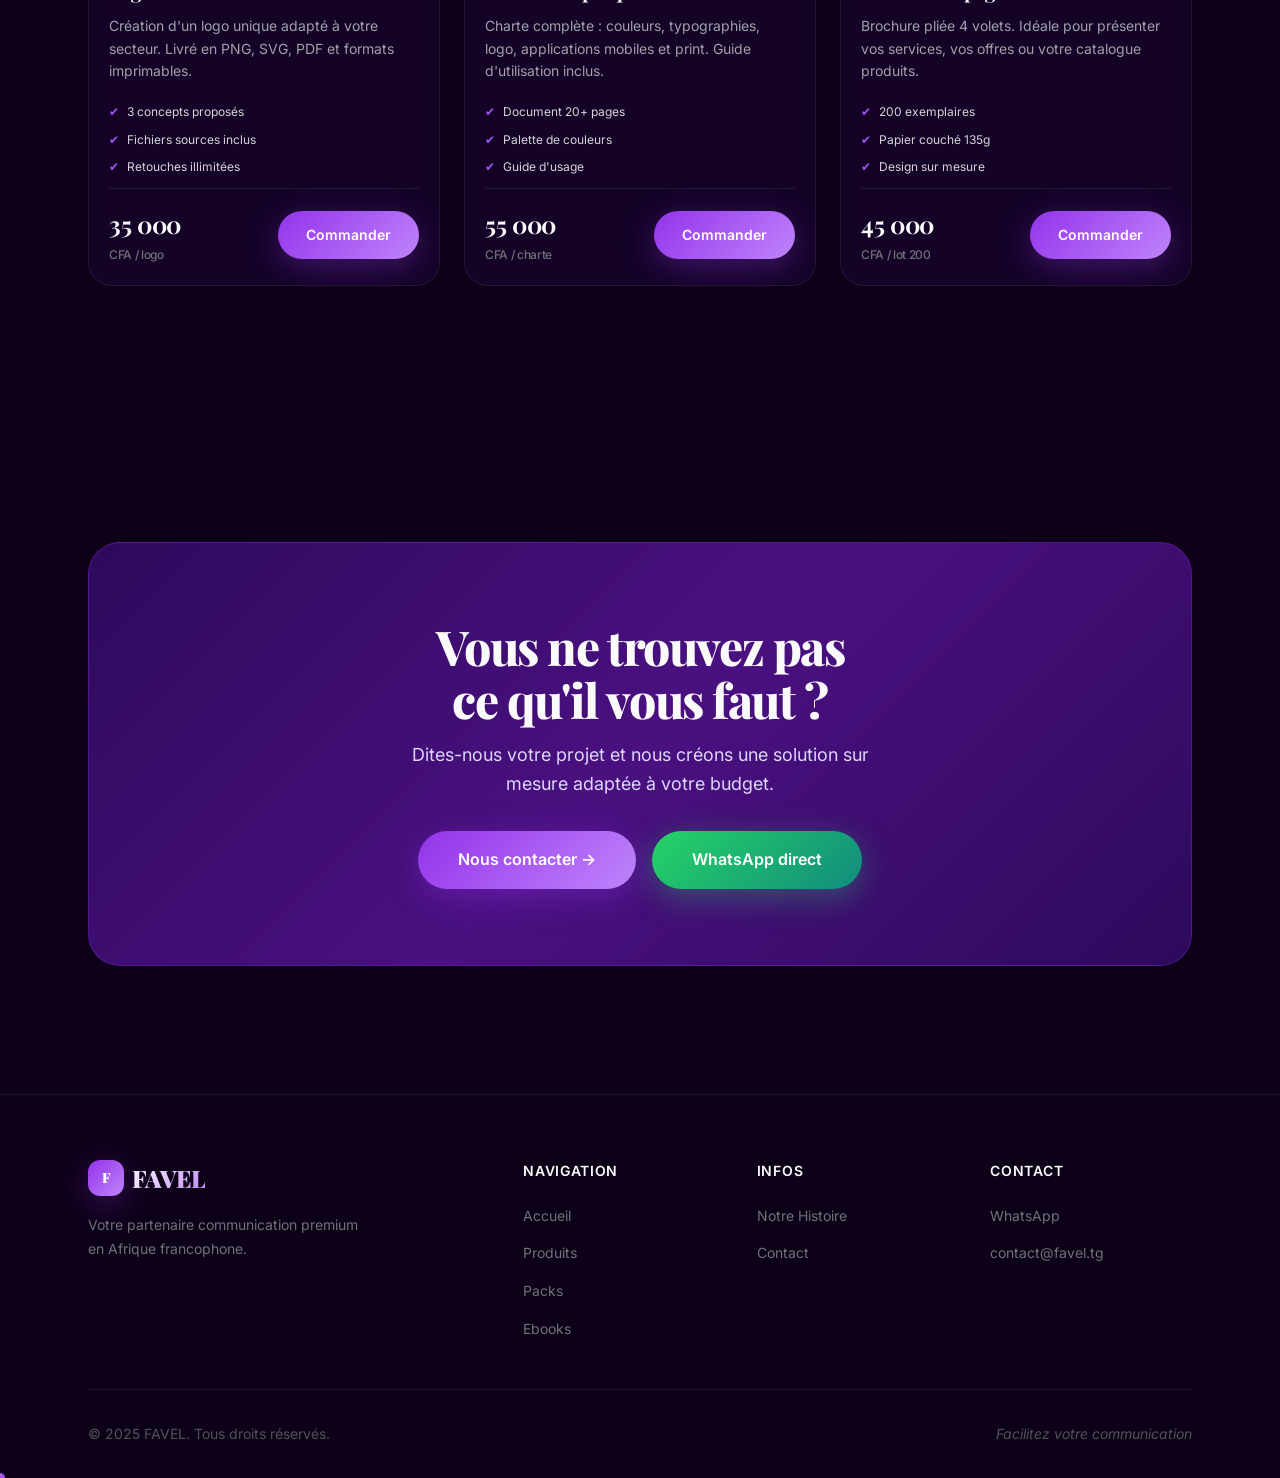
<file: produits.html>
<!DOCTYPE html>
<html lang="fr" dir="ltr">
<head>
  <meta charset="UTF-8">
  <meta name="viewport" content="width=device-width, initial-scale=1.0">
  <title>Nos Produits — FAVEL | Communication Premium Afrique</title>
  <meta name="description" content="Cartes de visite, flyers, identité visuelle et kits digitaux premium pour entrepreneurs africains. Commandez via WhatsApp.">
  <link rel="canonical" href="https://favel.tg/produits.html">
  <link rel="preconnect" href="https://fonts.googleapis.com">
  <link rel="preconnect" href="https://fonts.gstatic.com" crossorigin>
  <link rel="stylesheet" href="css/style.css">
  <link rel="stylesheet" href="css/animations.css">
  <link rel="stylesheet" href="css/components.css">
  <style>
    .products-grid{display:grid;grid-template-columns:1fr;gap:var(--space-6);}
    @media(min-width:540px){.products-grid{grid-template-columns:repeat(2,1fr);}}
    @media(min-width:1024px){.products-grid{grid-template-columns:repeat(3,1fr);}}
    .product-card__image-placeholder{width:100%;aspect-ratio:4/3;background:linear-gradient(135deg,var(--purple-800) 0%,var(--purple-700) 100%);display:flex;align-items:center;justify-content:center;font-size:4rem;}
  </style>
</head>
<body>
  <a href="#main-content" class="skip-link">Aller au contenu principal</a>
  <div class="page-loader" aria-hidden="true"><div class="loader-logo">FAVEL</div></div>
  <header role="banner">
    <nav class="nav" aria-label="Navigation principale">
      <div class="nav__inner">
        <a href="index.html" class="nav__logo" aria-label="FAVEL — Accueil"><div class="nav__logo-mark" aria-hidden="true">F</div><span class="nav__logo-text">FAVEL</span></a>
        <ul class="nav__links" role="list">
          <li><a href="index.html" class="nav__link">Accueil</a></li>
          <li><a href="produits.html" class="nav__link active" aria-current="page">Produits</a></li>
          <li><a href="packs.html" class="nav__link">Packs</a></li>
          <li><a href="ebooks.html" class="nav__link">Ebooks</a></li>
          <li><a href="notre-histoire.html" class="nav__link">Notre Histoire</a></li>
          <li><a href="contact.html" class="nav__link">Contact</a></li>
        </ul>
        <div class="nav__cta"><a href="contact.html" class="btn btn-primary">Nous écrire</a></div>
        <button class="nav__hamburger" aria-label="Ouvrir le menu" aria-expanded="false"><span></span><span></span><span></span></button>
      </div>
    </nav>
    <nav class="nav__mobile" aria-label="Menu mobile">
      <a href="index.html" class="nav__mobile-link">Accueil</a><a href="produits.html" class="nav__mobile-link">Produits</a><a href="packs.html" class="nav__mobile-link">Packs</a><a href="ebooks.html" class="nav__mobile-link">Ebooks</a><a href="notre-histoire.html" class="nav__mobile-link">Notre Histoire</a><a href="contact.html" class="nav__mobile-link">Contact</a>
    </nav>
  </header>
  <main id="main-content">
    <section class="page-header" aria-labelledby="page-title">
      <div class="orb orb-purple" style="width:600px;height:600px;top:-200px;left:50%;transform:translateX(-50%);opacity:0.12;" aria-hidden="true"></div>
      <div class="container">
        <nav aria-label="Fil d'Ariane"><ol class="breadcrumb" role="list"><li><a href="index.html">Accueil</a></li><span class="breadcrumb__sep" aria-hidden="true">/</span><li aria-current="page">Produits</li></ol></nav>
        <p class="section-label appear-1">Notre catalogue</p>
        <h1 class="page-header__title appear-2">Nos <span class="text-shimmer">Produits</span></h1>
        <p class="page-header__subtitle appear-3">Des créations premium conçues pour faire briller votre business en Afrique de l'Ouest.</p>
      </div>
    </section>
    <section class="section" aria-labelledby="products-title">
      <div class="container">
        <div class="filter-tabs" role="tablist" aria-label="Filtrer les produits">
          <button class="filter-tab active" role="tab" aria-selected="true" data-filter="all">Tous</button>
          <button class="filter-tab" role="tab" aria-selected="false" data-filter="print">🖨️ Print</button>
          <button class="filter-tab" role="tab" aria-selected="false" data-filter="digital">📱 Digital</button>
          <button class="filter-tab" role="tab" aria-selected="false" data-filter="identite">🎨 Identité</button>
        </div>
        <div class="products-grid" id="products-grid" data-stagger aria-label="Grille des produits">
          <article class="product-card" data-category="print">
            <div class="product-card__image"><div class="product-card__image-placeholder" aria-hidden="true">💼</div></div>
            <div class="product-card__body">
              <span class="product-card__category">🖨️ Print</span>
              <h2 class="product-card__title">Cartes de Visite Premium</h2>
              <p class="product-card__desc">Impression haute qualité sur papier 400g mat ou brillant. Découpe arrondie ou droite. Finition UV possible.</p>
              <ul class="product-card__benefits" role="list">
                <li class="product-card__benefit"><span class="product-card__benefit-icon" aria-hidden="true">✔</span>100 cartes incluses</li>
                <li class="product-card__benefit"><span class="product-card__benefit-icon" aria-hidden="true">✔</span>Design professionnel</li>
                <li class="product-card__benefit"><span class="product-card__benefit-icon" aria-hidden="true">✔</span>Livraison 48h</li>
              </ul>
              <div class="product-card__footer">
                <div class="product-card__price"><span class="product-card__price-amount">15 000</span><span class="product-card__price-unit">CFA / lot 100</span></div>
                <button class="btn btn-primary product-card__cta" data-order="Cartes de Visite Premium" data-price="15000" data-type="Print" aria-label="Commander les Cartes de Visite Premium">Commander</button>
              </div>
            </div>
          </article>
          <article class="product-card" data-category="print">
            <div class="product-card__image"><div class="product-card__image-placeholder" aria-hidden="true">📄</div></div>
            <div class="product-card__body">
              <span class="product-card__category">🖨️ Print</span>
              <h2 class="product-card__title">Flyer A5 Premium</h2>
              <p class="product-card__desc">Flyers A5 ou A4 imprimés recto-verso. Idéal pour promotions, événements et campagnes commerciales.</p>
              <ul class="product-card__benefits" role="list">
                <li class="product-card__benefit"><span class="product-card__benefit-icon" aria-hidden="true">✔</span>500 exemplaires</li>
                <li class="product-card__benefit"><span class="product-card__benefit-icon" aria-hidden="true">✔</span>Recto-verso 4 couleurs</li>
                <li class="product-card__benefit"><span class="product-card__benefit-icon" aria-hidden="true">✔</span>Papier 170g</li>
              </ul>
              <div class="product-card__footer">
                <div class="product-card__price"><span class="product-card__price-amount">25 000</span><span class="product-card__price-unit">CFA / 500 ex</span></div>
                <button class="btn btn-primary product-card__cta" data-order="Flyer A5 Premium" data-price="25000" data-type="Print" aria-label="Commander des Flyers A5">Commander</button>
              </div>
            </div>
          </article>
          <article class="product-card" data-category="digital">
            <div class="product-card__image"><div class="product-card__image-placeholder" aria-hidden="true">📱</div></div>
            <div class="product-card__body">
              <span class="product-card__category">📱 Digital</span>
              <h2 class="product-card__title">Kit Réseaux Sociaux</h2>
              <p class="product-card__desc">15 templates Canva éditables : posts Instagram, stories, couvertures Facebook. Design professionnel à votre image.</p>
              <ul class="product-card__benefits" role="list">
                <li class="product-card__benefit"><span class="product-card__benefit-icon" aria-hidden="true">✔</span>15 templates inclus</li>
                <li class="product-card__benefit"><span class="product-card__benefit-icon" aria-hidden="true">✔</span>Fichiers Canva éditables</li>
                <li class="product-card__benefit"><span class="product-card__benefit-icon" aria-hidden="true">✔</span>Livraison instantanée</li>
              </ul>
              <div class="product-card__footer">
                <div class="product-card__price"><span class="product-card__price-amount">20 000</span><span class="product-card__price-unit">CFA / pack</span></div>
                <button class="btn btn-primary product-card__cta" data-order="Kit Réseaux Sociaux" data-price="20000" data-type="Digital" aria-label="Commander le Kit Réseaux Sociaux">Commander</button>
              </div>
            </div>
          </article>
          <article class="product-card" data-category="identite">
            <div class="product-card__image"><div class="product-card__image-placeholder" aria-hidden="true">🎨</div></div>
            <div class="product-card__body">
              <span class="product-card__category">🎨 Identité</span>
              <h2 class="product-card__title">Logo Professionnel</h2>
              <p class="product-card__desc">Création d'un logo unique adapté à votre secteur. Livré en PNG, SVG, PDF et formats imprimables.</p>
              <ul class="product-card__benefits" role="list">
                <li class="product-card__benefit"><span class="product-card__benefit-icon" aria-hidden="true">✔</span>3 concepts proposés</li>
                <li class="product-card__benefit"><span class="product-card__benefit-icon" aria-hidden="true">✔</span>Fichiers sources inclus</li>
                <li class="product-card__benefit"><span class="product-card__benefit-icon" aria-hidden="true">✔</span>Retouches illimitées</li>
              </ul>
              <div class="product-card__footer">
                <div class="product-card__price"><span class="product-card__price-amount">35 000</span><span class="product-card__price-unit">CFA / logo</span></div>
                <button class="btn btn-primary product-card__cta" data-order="Logo Professionnel" data-price="35000" data-type="Identité" aria-label="Commander un Logo">Commander</button>
              </div>
            </div>
          </article>
          <article class="product-card" data-category="identite">
            <div class="product-card__image"><div class="product-card__image-placeholder" aria-hidden="true">📌</div></div>
            <div class="product-card__body">
              <span class="product-card__category">🎨 Identité</span>
              <h2 class="product-card__title">Charte Graphique</h2>
              <p class="product-card__desc">Charte complète : couleurs, typographies, logo, applications mobiles et print. Guide d'utilisation inclus.</p>
              <ul class="product-card__benefits" role="list">
                <li class="product-card__benefit"><span class="product-card__benefit-icon" aria-hidden="true">✔</span>Document 20+ pages</li>
                <li class="product-card__benefit"><span class="product-card__benefit-icon" aria-hidden="true">✔</span>Palette de couleurs</li>
                <li class="product-card__benefit"><span class="product-card__benefit-icon" aria-hidden="true">✔</span>Guide d'usage</li>
              </ul>
              <div class="product-card__footer">
                <div class="product-card__price"><span class="product-card__price-amount">55 000</span><span class="product-card__price-unit">CFA / charte</span></div>
                <button class="btn btn-primary product-card__cta" data-order="Charte Graphique Complète" data-price="55000" data-type="Identité" aria-label="Commander une Charte Graphique">Commander</button>
              </div>
            </div>
          </article>
          <article class="product-card" data-category="print">
            <div class="product-card__image"><div class="product-card__image-placeholder" aria-hidden="true">📰</div></div>
            <div class="product-card__body">
              <span class="product-card__category">🖨️ Print</span>
              <h2 class="product-card__title">Brochure 8 pages</h2>
              <p class="product-card__desc">Brochure pliée 4 volets. Idéale pour présenter vos services, vos offres ou votre catalogue produits.</p>
              <ul class="product-card__benefits" role="list">
                <li class="product-card__benefit"><span class="product-card__benefit-icon" aria-hidden="true">✔</span>200 exemplaires</li>
                <li class="product-card__benefit"><span class="product-card__benefit-icon" aria-hidden="true">✔</span>Papier couché 135g</li>
                <li class="product-card__benefit"><span class="product-card__benefit-icon" aria-hidden="true">✔</span>Design sur mesure</li>
              </ul>
              <div class="product-card__footer">
                <div class="product-card__price"><span class="product-card__price-amount">45 000</span><span class="product-card__price-unit">CFA / lot 200</span></div>
                <button class="btn btn-primary product-card__cta" data-order="Brochure 8 pages" data-price="45000" data-type="Print" aria-label="Commander des Brochures">Commander</button>
              </div>
            </div>
          </article>
        </div>
      </div>
    </section>
    <section class="section" aria-label="Appel à l'action">
      <div class="container">
        <div class="cta-band" data-reveal="scale-up">
          <h2 class="cta-band__title">Vous ne trouvez pas<br>ce qu'il vous faut ?</h2>
          <p class="cta-band__subtitle">Dites-nous votre projet et nous créons une solution sur mesure adaptée à votre budget.</p>
          <div class="cta-band__actions">
            <a href="contact.html" class="btn btn-primary btn-lg">Nous contacter →</a>
            <a href="https://wa.me/22890000000" target="_blank" rel="noopener noreferrer" class="btn btn-whatsapp btn-lg">WhatsApp direct</a>
          </div>
        </div>
      </div>
    </section>
  </main>
  <footer class="footer" role="contentinfo">
    <div class="container">
      <div class="footer__grid">
        <div class="footer__brand"><a href="index.html" class="nav__logo"><div class="nav__logo-mark">F</div><span class="nav__logo-text">FAVEL</span></a><p>Votre partenaire communication premium en Afrique francophone.</p></div>
        <nav aria-label="Pages"><p class="footer__title">Navigation</p><ul class="footer__links" role="list"><li><a href="index.html" class="footer__link">Accueil</a></li><li><a href="produits.html" class="footer__link">Produits</a></li><li><a href="packs.html" class="footer__link">Packs</a></li><li><a href="ebooks.html" class="footer__link">Ebooks</a></li></ul></nav>
        <nav aria-label="Infos"><p class="footer__title">Infos</p><ul class="footer__links" role="list"><li><a href="notre-histoire.html" class="footer__link">Notre Histoire</a></li><li><a href="contact.html" class="footer__link">Contact</a></li></ul></nav>
        <div><p class="footer__title">Contact</p><ul class="footer__links" role="list"><li><a href="https://wa.me/22890000000" class="footer__link" target="_blank" rel="noopener">WhatsApp</a></li><li><a href="mailto:contact@favel.tg" class="footer__link">contact@favel.tg</a></li></ul></div>
      </div>
      <div class="footer__bottom"><p class="footer__copy">© 2025 FAVEL. Tous droits réservés.</p><p class="footer__copy"><em>Facilitez votre communication</em></p></div>
    </div>
  </footer>
  <a href="https://wa.me/22890000000" class="whatsapp-float" target="_blank" rel="noopener noreferrer" aria-label="Chat WhatsApp FAVEL"><div class="whatsapp-float__pulse" aria-hidden="true"></div><svg viewBox="0 0 24 24" aria-hidden="true"><path d="M17.472 14.382c-.297-.149-1.758-.867-2.03-.967-.273-.099-.471-.148-.67.15-.197.297-.767.966-.94 1.164-.173.199-.347.223-.644.075-.297-.15-1.255-.463-2.39-1.475-.883-.788-1.48-1.761-1.653-2.059-.173-.297-.018-.458.13-.606.134-.133.298-.347.446-.52.149-.174.198-.298.298-.497.099-.198.05-.371-.025-.52-.075-.149-.669-1.612-.916-2.207-.242-.579-.487-.5-.669-.51-.173-.008-.371-.01-.57-.01-.198 0-.52.074-.792.372-.272.297-1.04 1.016-1.04 2.479 0 1.462 1.065 2.875 1.213 3.074.149.198 2.096 3.2 5.077 4.487.709.306 1.262.489 1.694.625.712.227 1.36.195 1.871.118.571-.085 1.758-.719 2.006-1.413.248-.694.248-1.289.173-1.413-.074-.124-.272-.198-.57-.347m-5.421 7.403h-.004a9.87 9.87 0 01-5.031-1.378l-.361-.214-3.741.982.998-3.648-.235-.374a9.86 9.86 0 01-1.51-5.26c.001-5.45 4.436-9.884 9.888-9.884 2.64 0 5.122 1.03 6.988 2.898a9.825 9.825 0 012.893 6.994c-.003 5.45-4.437 9.884-9.885 9.884m8.413-18.297A11.815 11.815 0 0012.05 0C5.495 0 .16 5.335.157 11.892c0 2.096.547 4.142 1.588 5.945L.057 24l6.305-1.654a11.882 11.882 0 005.683 1.448h.005c6.554 0 11.890-5.335 11.893-11.893a11.821 11.821 0 00-3.48-8.413Z"/></svg></a>
  <button class="scroll-top" aria-label="Retour en haut de page"><svg width="18" height="18" viewBox="0 0 24 24" fill="none" stroke="currentColor" stroke-width="2" stroke-linecap="round" stroke-linejoin="round" aria-hidden="true"><path d="M18 15l-6-6-6 6"/></svg></button>
  <script src="js/main.js" defer></script>
  <script src="js/purchase.js" defer></script>
  <script>
    document.querySelectorAll('.filter-tab').forEach(tab => {
      tab.addEventListener('click', () => {
        document.querySelectorAll('.filter-tab').forEach(t => { t.classList.remove('active'); t.setAttribute('aria-selected','false'); });
        tab.classList.add('active');
        tab.setAttribute('aria-selected','true');
        const filter = tab.dataset.filter;
        document.querySelectorAll('.product-card').forEach(card => {
          card.style.display = (filter === 'all' || card.dataset.category === filter) ? '' : 'none';
        });
      });
    });
  </script>
</body>
</html>
</file>
<file: css/style.css>
/* FAVEL — Design System v1.0 */
@import url('https://fonts.googleapis.com/css2?family=Playfair+Display:wght@400;600;700;900&family=Inter:wght@300;400;500;600;700&display=swap');
:root {
  --purple-950:#0D0118;--purple-900:#1A0533;--purple-800:#2D0A5C;--purple-700:#4A1080;--purple-600:#6B21A8;--purple-500:#9333EA;--purple-400:#A855F7;--purple-300:#C084FC;--purple-200:#DDD6FE;
  --white:#FAFAFA;--black:#09090B;--gray-950:#0F0F10;--gray-900:#18181B;--gray-800:#27272A;--gray-700:#3F3F46;--gray-600:#52525B;--gray-500:#71717A;--gray-400:#A1A1AA;--gray-300:#D4D4D8;
  --gold:#F5C842;--gold-light:#FDE68A;
  --gradient-hero:linear-gradient(135deg,var(--purple-950) 0%,var(--purple-800) 50%,var(--purple-900) 100%);
  --gradient-card:linear-gradient(135deg,rgba(74,16,128,0.15) 0%,rgba(147,51,234,0.05) 100%);
  --gradient-purple:linear-gradient(135deg,var(--purple-600) 0%,var(--purple-400) 100%);
  --gradient-cta:linear-gradient(135deg,var(--purple-500) 0%,var(--purple-300) 100%);
  --glass-bg:rgba(255,255,255,0.04);--glass-border:rgba(255,255,255,0.08);--glass-blur:blur(20px);
  --font-display:'Playfair Display','Georgia',serif;--font-body:'Inter',-apple-system,BlinkMacSystemFont,sans-serif;
  --text-xs:0.75rem;--text-sm:0.875rem;--text-base:1rem;--text-lg:1.125rem;--text-xl:1.25rem;--text-2xl:1.5rem;--text-3xl:1.875rem;--text-4xl:2.25rem;--text-5xl:3rem;--text-6xl:3.75rem;--text-7xl:4.5rem;
  --space-1:0.25rem;--space-2:0.5rem;--space-3:0.75rem;--space-4:1rem;--space-5:1.25rem;--space-6:1.5rem;--space-8:2rem;--space-10:2.5rem;--space-12:3rem;--space-16:4rem;--space-20:5rem;--space-24:6rem;--space-32:8rem;
  --radius-sm:0.375rem;--radius-md:0.75rem;--radius-lg:1rem;--radius-xl:1.5rem;--radius-2xl:2rem;--radius-full:9999px;
  --shadow-sm:0 1px 3px rgba(0,0,0,0.3);--shadow-md:0 4px 16px rgba(0,0,0,0.4);--shadow-lg:0 10px 40px rgba(0,0,0,0.5);--shadow-purple:0 8px 32px rgba(147,51,234,0.35);--shadow-purple-lg:0 16px 48px rgba(147,51,234,0.45);
  --ease-smooth:cubic-bezier(0.25,0.46,0.45,0.94);--ease-bounce:cubic-bezier(0.34,1.56,0.64,1);--ease-out:cubic-bezier(0.0,0.0,0.2,1);--ease-in-out:cubic-bezier(0.4,0,0.2,1);
  --duration-fast:150ms;--duration-normal:300ms;--duration-slow:500ms;
  --container-max:1200px;--nav-height:72px;
}
*,*::before,*::after{box-sizing:border-box;margin:0;padding:0;}
html{scroll-behavior:smooth;-webkit-text-size-adjust:100%;font-size:16px;overflow-x:hidden;}
body{font-family:var(--font-body);font-size:var(--text-base);line-height:1.6;color:var(--white);background-color:var(--purple-950);overflow-x:hidden;-webkit-font-smoothing:antialiased;}
img,video{max-width:100%;height:auto;display:block;}
a{color:inherit;text-decoration:none;}
button{border:none;background:none;cursor:pointer;font-family:inherit;}
ul,ol{list-style:none;}
input,textarea,select{font-family:inherit;font-size:inherit;}
h1,h2,h3,h4,h5,h6{font-family:var(--font-display);line-height:1.15;font-weight:700;letter-spacing:-0.02em;}
p{line-height:1.7;}
.container{width:100%;max-width:var(--container-max);margin-inline:auto;padding-inline:var(--space-5);}
@media(min-width:768px){.container{padding-inline:var(--space-8);}}
@media(min-width:1024px){.container{padding-inline:var(--space-12);}}
.section{padding-block:var(--space-20);}
@media(min-width:768px){.section{padding-block:var(--space-32);}}
.nav{position:fixed;top:0;left:0;right:0;z-index:1000;height:var(--nav-height);display:flex;align-items:center;transition:background var(--duration-normal),box-shadow var(--duration-normal);}
.nav.scrolled{background:rgba(13,1,24,0.85);backdrop-filter:blur(24px);-webkit-backdrop-filter:blur(24px);box-shadow:0 1px 0 rgba(255,255,255,0.06);}
.nav__inner{width:100%;max-width:var(--container-max);margin-inline:auto;padding-inline:var(--space-5);display:flex;align-items:center;justify-content:space-between;}
@media(min-width:768px){.nav__inner{padding-inline:var(--space-8);}}
.nav__logo{display:flex;align-items:center;gap:var(--space-2);font-family:var(--font-display);font-size:var(--text-2xl);font-weight:900;letter-spacing:-0.03em;color:var(--white);z-index:10;}
.nav__logo-mark{width:36px;height:36px;background:var(--gradient-cta);border-radius:var(--radius-md);display:flex;align-items:center;justify-content:center;font-size:var(--text-sm);font-weight:900;color:white;box-shadow:var(--shadow-purple);flex-shrink:0;}
.nav__logo-text{background:linear-gradient(135deg,#fff 0%,var(--purple-300) 100%);-webkit-background-clip:text;-webkit-text-fill-color:transparent;background-clip:text;}
.nav__links{display:none;align-items:center;gap:var(--space-8);}
@media(min-width:768px){.nav__links{display:flex;}}
.nav__link{font-size:var(--text-sm);font-weight:500;color:var(--gray-300);position:relative;transition:color var(--duration-fast);}
.nav__link::after{content:'';position:absolute;bottom:-4px;left:0;right:100%;height:1px;background:var(--gradient-cta);transition:right var(--duration-normal);}
.nav__link:hover,.nav__link.active{color:var(--white);}
.nav__link:hover::after,.nav__link.active::after{right:0;}
.nav__cta{display:none;}
@media(min-width:768px){.nav__cta{display:flex;align-items:center;gap:var(--space-4);}}
.nav__hamburger{display:flex;flex-direction:column;gap:5px;padding:var(--space-2);cursor:pointer;z-index:10;}
@media(min-width:768px){.nav__hamburger{display:none;}}
.nav__hamburger span{display:block;width:24px;height:2px;background:var(--white);border-radius:var(--radius-full);transition:transform var(--duration-normal),opacity var(--duration-normal),width var(--duration-normal);transform-origin:center;}
.nav__hamburger.open span:nth-child(1){transform:rotate(45deg) translate(5px,5px);}
.nav__hamburger.open span:nth-child(2){opacity:0;width:0;}
.nav__hamburger.open span:nth-child(3){transform:rotate(-45deg) translate(5px,-5px);}
.nav__mobile{position:fixed;inset:0;z-index:999;background:var(--purple-950);display:flex;flex-direction:column;align-items:center;justify-content:center;gap:var(--space-8);opacity:0;pointer-events:none;transition:opacity var(--duration-normal);}
.nav__mobile.open{opacity:1;pointer-events:all;}
.nav__mobile-link{font-family:var(--font-display);font-size:var(--text-4xl);font-weight:700;color:var(--white);opacity:0;transform:translateY(20px);transition:opacity var(--duration-normal),transform var(--duration-normal),color var(--duration-fast);}
.nav__mobile.open .nav__mobile-link{opacity:1;transform:translateY(0);}
.nav__mobile.open .nav__mobile-link:nth-child(1){transition-delay:50ms;}.nav__mobile.open .nav__mobile-link:nth-child(2){transition-delay:100ms;}.nav__mobile.open .nav__mobile-link:nth-child(3){transition-delay:150ms;}.nav__mobile.open .nav__mobile-link:nth-child(4){transition-delay:200ms;}.nav__mobile.open .nav__mobile-link:nth-child(5){transition-delay:250ms;}.nav__mobile.open .nav__mobile-link:nth-child(6){transition-delay:300ms;}
.nav__mobile-link:hover{background:var(--gradient-cta);-webkit-background-clip:text;-webkit-text-fill-color:transparent;background-clip:text;}
.btn{display:inline-flex;align-items:center;justify-content:center;gap:var(--space-2);padding:0.75rem 1.75rem;border-radius:var(--radius-full);font-size:var(--text-sm);font-weight:600;cursor:pointer;transition:all var(--duration-normal) var(--ease-smooth);position:relative;overflow:hidden;border:none;text-decoration:none;white-space:nowrap;min-height:48px;}
.btn::before{content:'';position:absolute;inset:0;background:rgba(255,255,255,0);transition:background var(--duration-fast);}
.btn:hover::before{background:rgba(255,255,255,0.08);}
.btn:active{transform:scale(0.97);}
.btn-primary{background:var(--gradient-cta);color:white;box-shadow:var(--shadow-purple);}
.btn-primary:hover{box-shadow:var(--shadow-purple-lg);transform:translateY(-2px);}
.btn-secondary{background:var(--glass-bg);color:var(--white);border:1px solid var(--glass-border);backdrop-filter:var(--glass-blur);}
.btn-secondary:hover{background:rgba(255,255,255,0.08);transform:translateY(-2px);}
.btn-ghost{background:transparent;color:var(--purple-300);border:1px solid var(--purple-700);}
.btn-ghost:hover{background:rgba(147,51,234,0.1);border-color:var(--purple-500);color:var(--white);}
.btn-lg{padding:1rem 2.5rem;font-size:var(--text-base);min-height:56px;}
.btn-whatsapp{background:linear-gradient(135deg,#25D366 0%,#128C7E 100%);color:white;box-shadow:0 8px 32px rgba(37,211,102,0.35);}
.btn-whatsapp:hover{box-shadow:0 16px 48px rgba(37,211,102,0.45);transform:translateY(-2px);}
.btn .ripple{position:absolute;border-radius:50%;background:rgba(255,255,255,0.3);transform:scale(0);animation:ripple 600ms linear;pointer-events:none;}
@keyframes ripple{to{transform:scale(4);opacity:0;}}
.section-label{display:inline-flex;align-items:center;gap:var(--space-2);font-size:var(--text-xs);font-weight:600;letter-spacing:0.12em;text-transform:uppercase;color:var(--purple-300);margin-bottom:var(--space-4);}
.section-label::before{content:'';width:24px;height:2px;background:var(--gradient-cta);border-radius:var(--radius-full);}
.section-title{font-family:var(--font-display);font-size:clamp(var(--text-3xl),5vw,var(--text-5xl));font-weight:700;line-height:1.1;letter-spacing:-0.03em;color:var(--white);margin-bottom:var(--space-4);}
.section-title .highlight{background:var(--gradient-cta);-webkit-background-clip:text;-webkit-text-fill-color:transparent;background-clip:text;}
.section-subtitle{font-size:clamp(var(--text-base),2vw,var(--text-lg));color:var(--gray-400);line-height:1.7;max-width:560px;}
.section-header{margin-bottom:var(--space-12);}
.section-header--center{text-align:center;}
.section-header--center .section-label{justify-content:center;}
.section-header--center .section-subtitle{margin-inline:auto;}
.badge{display:inline-flex;align-items:center;gap:var(--space-1);padding:var(--space-1) var(--space-3);border-radius:var(--radius-full);font-size:var(--text-xs);font-weight:600;letter-spacing:0.05em;}
.badge-purple{background:rgba(147,51,234,0.15);color:var(--purple-300);border:1px solid rgba(147,51,234,0.25);}
.badge-gold{background:rgba(245,200,66,0.12);color:var(--gold);border:1px solid rgba(245,200,66,0.25);}
.form-group{display:flex;flex-direction:column;gap:var(--space-2);}
.form-label{font-size:var(--text-sm);font-weight:500;color:var(--gray-300);}
.form-input{width:100%;padding:0.875rem 1.25rem;background:var(--glass-bg);border:1px solid var(--glass-border);border-radius:var(--radius-lg);color:var(--white);font-size:var(--text-base);transition:all var(--duration-fast);outline:none;min-height:52px;}
.form-input::placeholder{color:var(--gray-600);}
.form-input:focus{border-color:var(--purple-500);background:rgba(147,51,234,0.05);box-shadow:0 0 0 3px rgba(147,51,234,0.15);}
.orb{position:absolute;border-radius:50%;filter:blur(80px);pointer-events:none;opacity:0.4;}
.orb-purple{background:var(--purple-500);}
.orb-violet{background:#7C3AED;}
.footer{background:var(--purple-950);border-top:1px solid var(--glass-border);padding-block:var(--space-16) var(--space-8);}
.footer__grid{display:grid;grid-template-columns:1fr;gap:var(--space-10);margin-bottom:var(--space-12);}
@media(min-width:768px){.footer__grid{grid-template-columns:2fr 1fr 1fr 1fr;gap:var(--space-8);}}
.footer__brand p{color:var(--gray-500);font-size:var(--text-sm);line-height:1.7;margin-top:var(--space-4);max-width:280px;}
.footer__title{font-size:var(--text-sm);font-weight:600;color:var(--white);letter-spacing:0.05em;text-transform:uppercase;margin-bottom:var(--space-5);}
.footer__links{display:flex;flex-direction:column;gap:var(--space-3);}
.footer__link{font-size:var(--text-sm);color:var(--gray-500);transition:color var(--duration-fast);}
.footer__link:hover{color:var(--purple-300);}
.footer__bottom{display:flex;flex-direction:column;gap:var(--space-4);padding-top:var(--space-8);border-top:1px solid var(--glass-border);text-align:center;}
@media(min-width:768px){.footer__bottom{flex-direction:row;justify-content:space-between;align-items:center;text-align:left;}}
.footer__copy{font-size:var(--text-sm);color:var(--gray-600);}
.whatsapp-float{position:fixed;bottom:var(--space-6);right:var(--space-5);z-index:900;width:56px;height:56px;border-radius:50%;background:linear-gradient(135deg,#25D366 0%,#128C7E 100%);box-shadow:0 4px 20px rgba(37,211,102,0.45);display:flex;align-items:center;justify-content:center;cursor:pointer;transition:all var(--duration-normal) var(--ease-bounce);text-decoration:none;}
.whatsapp-float:hover{transform:scale(1.1) translateY(-3px);box-shadow:0 8px 32px rgba(37,211,102,0.55);}
.whatsapp-float svg{width:28px;height:28px;fill:white;}
.whatsapp-float__pulse{position:absolute;inset:-4px;border-radius:50%;border:2px solid rgba(37,211,102,0.4);animation:pulse-ring 2.5s cubic-bezier(0.4,0,0.6,1) infinite;}
@keyframes pulse-ring{0%{transform:scale(1);opacity:0.8;}100%{transform:scale(1.5);opacity:0;}}
.modal-overlay{position:fixed;inset:0;z-index:2000;background:rgba(9,9,11,0.8);backdrop-filter:blur(12px);display:flex;align-items:flex-end;justify-content:center;opacity:0;pointer-events:none;transition:opacity var(--duration-normal);}
@media(min-width:640px){.modal-overlay{align-items:center;}}
.modal-overlay.open{opacity:1;pointer-events:all;}
.modal{width:100%;max-width:480px;background:var(--purple-900);border:1px solid var(--glass-border);border-radius:var(--radius-2xl) var(--radius-2xl) 0 0;padding:var(--space-8);transform:translateY(100%);transition:transform var(--duration-slow) var(--ease-bounce);max-height:90vh;overflow-y:auto;position:relative;}
@media(min-width:640px){.modal{border-radius:var(--radius-2xl);transform:scale(0.9) translateY(20px);margin:var(--space-4);}}
.modal-overlay.open .modal{transform:translateY(0);}
@media(min-width:640px){.modal-overlay.open .modal{transform:scale(1) translateY(0);}}
.modal__close{position:absolute;top:var(--space-4);right:var(--space-4);width:32px;height:32px;border-radius:50%;background:var(--glass-bg);border:1px solid var(--glass-border);display:flex;align-items:center;justify-content:center;cursor:pointer;color:var(--gray-400);transition:all var(--duration-fast);font-size:18px;}
.modal__close:hover{background:rgba(255,255,255,0.1);color:var(--white);}
.modal__title{font-size:var(--text-2xl);font-weight:700;margin-bottom:var(--space-2);}
.modal__subtitle{font-size:var(--text-sm);color:var(--gray-400);margin-bottom:var(--space-6);}
.modal__product-summary{background:var(--glass-bg);border:1px solid var(--glass-border);border-radius:var(--radius-lg);padding:var(--space-4);margin-bottom:var(--space-6);}
.modal__product-name{font-weight:600;color:var(--white);margin-bottom:var(--space-1);}
.modal__product-price{font-size:var(--text-sm);color:var(--purple-300);font-weight:600;}
.contact-choice{display:grid;grid-template-columns:1fr 1fr;gap:var(--space-3);margin-bottom:var(--space-5);}
.contact-choice-btn{padding:var(--space-3) var(--space-4);border:2px solid var(--glass-border);border-radius:var(--radius-lg);background:transparent;color:var(--gray-400);font-size:var(--text-sm);font-weight:500;cursor:pointer;transition:all var(--duration-fast);text-align:center;}
.contact-choice-btn.active,.contact-choice-btn:hover{border-color:var(--purple-500);color:var(--white);background:rgba(147,51,234,0.1);}
.scroll-top{position:fixed;bottom:var(--space-6);left:var(--space-5);z-index:900;width:44px;height:44px;border-radius:var(--radius-lg);background:var(--glass-bg);border:1px solid var(--glass-border);backdrop-filter:var(--glass-blur);display:flex;align-items:center;justify-content:center;cursor:pointer;color:var(--gray-400);transition:all var(--duration-normal);opacity:0;pointer-events:none;transform:translateY(10px);}
.scroll-top.visible{opacity:1;pointer-events:all;transform:translateY(0);}
.scroll-top:hover{background:rgba(147,51,234,0.15);border-color:var(--purple-500);color:var(--purple-300);}
.stat-number{font-family:var(--font-display);font-size:clamp(var(--text-4xl),6vw,var(--text-6xl));font-weight:900;letter-spacing:-0.04em;background:var(--gradient-cta);-webkit-background-clip:text;-webkit-text-fill-color:transparent;background-clip:text;line-height:1;margin-bottom:var(--space-2);}
.stat-label{font-size:var(--text-sm);color:var(--gray-400);font-weight:500;}
.testimonial-card{background:var(--glass-bg);border:1px solid var(--glass-border);border-radius:var(--radius-xl);padding:var(--space-6);}
.testimonial-stars{display:flex;gap:4px;margin-bottom:var(--space-4);color:var(--gold);font-size:18px;}
.testimonial-text{font-size:var(--text-base);line-height:1.7;color:var(--gray-300);margin-bottom:var(--space-5);font-style:italic;}
.testimonial-author{display:flex;align-items:center;gap:var(--space-3);}
.testimonial-name{font-weight:600;font-size:var(--text-sm);color:var(--white);}
.testimonial-role{font-size:var(--text-xs);color:var(--gray-500);}
.page-loader{position:fixed;inset:0;z-index:10000;background:var(--purple-950);display:flex;align-items:center;justify-content:center;transition:opacity 0.5s ease,visibility 0.5s ease;}
.page-loader.loaded{opacity:0;visibility:hidden;}
.loader-logo{font-family:var(--font-display);font-size:var(--text-4xl);font-weight:900;background:var(--gradient-cta);-webkit-background-clip:text;-webkit-text-fill-color:transparent;background-clip:text;animation:pulse-text 1.2s ease infinite alternate;}
@keyframes pulse-text{from{opacity:0.4;transform:scale(0.98);}to{opacity:1;transform:scale(1.02);}}
.text-gradient{background:var(--gradient-cta);-webkit-background-clip:text;-webkit-text-fill-color:transparent;background-clip:text;}
.sr-only{position:absolute;width:1px;height:1px;padding:0;margin:-1px;overflow:hidden;clip:rect(0,0,0,0);white-space:nowrap;border-width:0;}
.w-full{width:100%;}
@media(min-width:1024px) and (pointer:fine){body{cursor:none;}.cursor{position:fixed;width:10px;height:10px;border-radius:50%;background:var(--purple-400);pointer-events:none;z-index:10000;transform:translate(-50%,-50%);}.cursor-follower{position:fixed;width:32px;height:32px;border-radius:50%;border:1.5px solid var(--purple-400);pointer-events:none;z-index:9999;transform:translate(-50%,-50%);opacity:0.5;}}
.grid-2{display:grid;grid-template-columns:1fr;gap:var(--space-6);}
@media(min-width:640px){.grid-2{grid-template-columns:repeat(2,1fr);}}
.grid-3{display:grid;grid-template-columns:1fr;gap:var(--space-6);}
@media(min-width:640px){.grid-3{grid-template-columns:repeat(2,1fr);}}
@media(min-width:1024px){.grid-3{grid-template-columns:repeat(3,1fr);}}
:focus-visible{outline:2px solid var(--purple-400);outline-offset:3px;border-radius:var(--radius-sm);}
::-webkit-scrollbar{width:6px;}
::-webkit-scrollbar-track{background:var(--purple-950);}
::-webkit-scrollbar-thumb{background:var(--purple-700);border-radius:3px;}
::-webkit-scrollbar-thumb:hover{background:var(--purple-500);}
::selection{background:rgba(147,51,234,0.35);color:white;}
</file>
<file: css/animations.css>
/* FAVEL — Animations */
[data-reveal]{opacity:0;transition-property:opacity,transform,filter;transition-timing-function:cubic-bezier(0.25,0.46,0.45,0.94);transition-duration:700ms;will-change:opacity,transform;}
[data-reveal="fade-up"]{transform:translateY(40px);}
[data-reveal="fade-down"]{transform:translateY(-30px);}
[data-reveal="fade-left"]{transform:translateX(-40px);}
[data-reveal="fade-right"]{transform:translateX(40px);}
[data-reveal="scale-up"]{transform:scale(0.9) translateY(20px);}
[data-reveal="blur-in"]{filter:blur(10px);transform:translateY(20px);}
[data-reveal].revealed{opacity:1;transform:translate(0,0) scale(1);filter:none;}
[data-stagger]>*{opacity:0;transform:translateY(30px);transition:opacity 600ms ease,transform 600ms ease;}
[data-stagger].revealed>*:nth-child(1){transition-delay:0ms;opacity:1;transform:none;}
[data-stagger].revealed>*:nth-child(2){transition-delay:100ms;opacity:1;transform:none;}
[data-stagger].revealed>*:nth-child(3){transition-delay:200ms;opacity:1;transform:none;}
[data-stagger].revealed>*:nth-child(4){transition-delay:300ms;opacity:1;transform:none;}
[data-stagger].revealed>*:nth-child(5){transition-delay:400ms;opacity:1;transform:none;}
[data-stagger].revealed>*:nth-child(6){transition-delay:500ms;opacity:1;transform:none;}
@keyframes hero-float{0%,100%{transform:translateY(0px);}50%{transform:translateY(-12px);}}
@keyframes hero-blob-1{0%{border-radius:60% 40% 30% 70%/60% 30% 70% 40%;}50%{border-radius:30% 60% 70% 40%/50% 60% 30% 60%;}100%{border-radius:60% 40% 30% 70%/60% 30% 70% 40%;}}
.hero-float{animation:hero-float 5s ease-in-out infinite;}
@keyframes shimmer-text{0%{background-position:0% 50%;}50%{background-position:100% 50%;}100%{background-position:0% 50%;}}
.text-shimmer{background:linear-gradient(270deg,#C084FC,#9333EA,#A855F7,#7C3AED,#C084FC);background-size:300% 300%;-webkit-background-clip:text;-webkit-text-fill-color:transparent;background-clip:text;animation:shimmer-text 4s ease infinite;}
@keyframes slide-up{from{transform:translateY(100%);opacity:0;}to{transform:translateY(0);opacity:1;}}
@keyframes spin-slow{from{transform:rotate(0deg);}to{transform:rotate(360deg);}}
.spin-slow{animation:spin-slow 12s linear infinite;}
@keyframes gradient-shift{0%{background-position:0% 50%;}50%{background-position:100% 50%;}100%{background-position:0% 50%;}}
.gradient-animate{background-size:200% 200%;animation:gradient-shift 6s ease infinite;}
.skip-link{position:fixed;top:-100px;left:50%;transform:translateX(-50%);background:var(--purple-600);color:white;padding:var(--space-3) var(--space-6);border-radius:var(--radius-full);font-size:var(--text-sm);font-weight:600;z-index:99999;transition:top 0.2s ease;}
.skip-link:focus{top:var(--space-4);}
.hover-scale{transition:transform var(--duration-normal) var(--ease-bounce);}
.hover-scale:hover{transform:scale(1.05);}
.appear-1{animation:appear-up 0.6s ease forwards;animation-delay:0.1s;opacity:0;}
.appear-2{animation:appear-up 0.6s ease forwards;animation-delay:0.25s;opacity:0;}
.appear-3{animation:appear-up 0.6s ease forwards;animation-delay:0.4s;opacity:0;}
.appear-4{animation:appear-up 0.6s ease forwards;animation-delay:0.55s;opacity:0;}
.appear-5{animation:appear-fade 0.8s ease forwards;animation-delay:0.7s;opacity:0;}
@keyframes appear-up{from{opacity:0;transform:translateY(20px);}to{opacity:1;transform:translateY(0);}}
@keyframes appear-fade{from{opacity:0;}to{opacity:1;}}
@media(prefers-reduced-motion:reduce){*,*::before,*::after{animation-duration:0.01ms!important;animation-iteration-count:1!important;transition-duration:0.01ms!important;}[data-reveal]{opacity:1!important;transform:none!important;filter:none!important;}[data-stagger]>*{opacity:1!important;transform:none!important;}}
</file>
<file: css/components.css>
/* FAVEL — Components */
.hero{position:relative;min-height:100svh;display:flex;align-items:center;overflow:hidden;background:var(--gradient-hero);padding-top:var(--nav-height);}
.hero__bg{position:absolute;inset:0;pointer-events:none;overflow:hidden;}
.hero__orb-1{position:absolute;width:500px;height:500px;top:-100px;right:-150px;background:radial-gradient(circle,rgba(147,51,234,0.45) 0%,transparent 70%);filter:blur(60px);animation:hero-float 7s ease-in-out infinite;}
.hero__orb-2{position:absolute;width:350px;height:350px;bottom:-80px;left:-80px;background:radial-gradient(circle,rgba(124,58,237,0.35) 0%,transparent 70%);filter:blur(60px);animation:hero-float 9s ease-in-out infinite reverse;}
.hero__grid-lines{position:absolute;inset:0;background-image:linear-gradient(rgba(255,255,255,0.02) 1px,transparent 1px),linear-gradient(90deg,rgba(255,255,255,0.02) 1px,transparent 1px);background-size:60px 60px;}
.hero__inner{position:relative;z-index:2;width:100%;padding-block:var(--space-16);}
.hero__badge{display:inline-flex;align-items:center;gap:var(--space-2);padding:var(--space-2) var(--space-4);border-radius:var(--radius-full);background:rgba(147,51,234,0.15);border:1px solid rgba(147,51,234,0.3);font-size:var(--text-xs);font-weight:600;letter-spacing:0.08em;text-transform:uppercase;color:var(--purple-300);margin-bottom:var(--space-6);}
.hero__badge-dot{width:6px;height:6px;border-radius:50%;background:var(--purple-400);animation:pulse-ring 2s ease infinite;}
@keyframes pulse-ring{0%{box-shadow:0 0 0 0 rgba(168,85,247,0.4);}70%{box-shadow:0 0 0 6px rgba(168,85,247,0);}100%{box-shadow:0 0 0 0 rgba(168,85,247,0);}}
.hero__title{font-family:var(--font-display);font-size:clamp(2.5rem,8vw,5rem);font-weight:900;line-height:1.05;letter-spacing:-0.04em;color:var(--white);margin-bottom:var(--space-6);}
.hero__title-line{display:block;}
.hero__subtitle{font-size:clamp(var(--text-base),2.5vw,var(--text-xl));color:var(--gray-400);line-height:1.7;max-width:540px;margin-bottom:var(--space-10);}
.hero__actions{display:flex;flex-wrap:wrap;gap:var(--space-4);margin-bottom:var(--space-12);}
.hero__trust{display:flex;flex-wrap:wrap;align-items:center;gap:var(--space-5);}
.hero__trust-avatars{display:flex;align-items:center;}
.hero__trust-avatar{width:36px;height:36px;border-radius:50%;border:2px solid var(--purple-900);overflow:hidden;object-fit:cover;margin-left:-10px;background:var(--purple-700);display:flex;align-items:center;justify-content:center;font-size:14px;color:white;font-weight:600;}
.hero__trust-avatar:first-child{margin-left:0;}
.hero__trust-text{font-size:var(--text-sm);color:var(--gray-400);}
.hero__trust-text strong{color:var(--white);font-weight:600;}
.product-card{background:rgba(26,5,51,0.6);border:1px solid var(--glass-border);border-radius:var(--radius-xl);overflow:hidden;display:flex;flex-direction:column;transition:all var(--duration-normal) var(--ease-smooth);position:relative;backdrop-filter:blur(8px);}
.product-card:hover{border-color:rgba(147,51,234,0.35);box-shadow:0 16px 48px rgba(147,51,234,0.2),0 4px 16px rgba(0,0,0,0.4);transform:translateY(-6px);}
.product-card__image{width:100%;aspect-ratio:4/3;overflow:hidden;position:relative;background:var(--purple-800);}
.product-card__body{padding:var(--space-5);display:flex;flex-direction:column;flex:1;gap:var(--space-3);}
.product-card__category{font-size:var(--text-xs);font-weight:600;letter-spacing:0.1em;text-transform:uppercase;color:var(--purple-400);}
.product-card__title{font-family:var(--font-display);font-size:var(--text-xl);font-weight:700;color:var(--white);letter-spacing:-0.02em;line-height:1.2;}
.product-card__desc{font-size:var(--text-sm);color:var(--gray-400);line-height:1.6;}
.product-card__benefits{display:flex;flex-direction:column;gap:var(--space-2);padding-top:var(--space-2);}
.product-card__benefit{display:flex;align-items:center;gap:var(--space-2);font-size:var(--text-xs);color:var(--gray-300);}
.product-card__benefit-icon{color:var(--purple-400);font-size:12px;flex-shrink:0;}
.product-card__footer{margin-top:auto;padding-top:var(--space-4);border-top:1px solid var(--glass-border);display:flex;align-items:center;justify-content:space-between;gap:var(--space-3);}
.product-card__price{font-family:var(--font-display);font-weight:700;letter-spacing:-0.02em;}
.product-card__price-amount{font-size:var(--text-2xl);color:var(--white);}
.product-card__price-unit{font-size:var(--text-xs);color:var(--gray-500);font-family:var(--font-body);font-weight:500;display:block;margin-top:2px;}
.pack-card{background:rgba(26,5,51,0.5);border:1px solid var(--glass-border);border-radius:var(--radius-2xl);padding:var(--space-8);display:flex;flex-direction:column;position:relative;overflow:hidden;transition:all var(--duration-normal) var(--ease-smooth);}
.pack-card::before{content:'';position:absolute;top:0;left:0;right:0;height:1px;background:var(--gradient-cta);opacity:0;transition:opacity var(--duration-normal);}
.pack-card:hover{border-color:rgba(147,51,234,0.25);box-shadow:0 20px 60px rgba(147,51,234,0.15);transform:translateY(-4px);}
.pack-card:hover::before{opacity:1;}
.pack-card--featured{background:linear-gradient(135deg,rgba(74,16,128,0.7) 0%,rgba(107,33,168,0.5) 100%);border-color:rgba(147,51,234,0.4);box-shadow:0 8px 32px rgba(147,51,234,0.2);}
.pack-card--featured::before{opacity:1;}
.pack-card__badge{position:absolute;top:var(--space-5);right:var(--space-5);}
.pack-card__name{font-size:var(--text-sm);font-weight:600;letter-spacing:0.08em;text-transform:uppercase;color:var(--purple-300);margin-bottom:var(--space-3);}
.pack-card__title{font-family:var(--font-display);font-size:var(--text-3xl);font-weight:800;letter-spacing:-0.03em;color:var(--white);margin-bottom:var(--space-3);line-height:1.1;}
.pack-card__desc{font-size:var(--text-sm);color:var(--gray-400);line-height:1.6;margin-bottom:var(--space-6);}
.pack-card__price{margin-bottom:var(--space-6);}
.pack-card__price-amount{font-family:var(--font-display);font-size:clamp(var(--text-4xl),6vw,var(--text-5xl));font-weight:900;letter-spacing:-0.04em;color:var(--white);line-height:1;}
.pack-card__price-period{font-size:var(--text-sm);color:var(--gray-500);font-weight:400;margin-left:4px;}
.pack-card__divider{height:1px;background:var(--glass-border);margin-bottom:var(--space-6);}
.pack-card__features{display:flex;flex-direction:column;gap:var(--space-3);flex:1;margin-bottom:var(--space-8);}
.pack-card__feature{display:flex;align-items:flex-start;gap:var(--space-3);font-size:var(--text-sm);color:var(--gray-300);}
.pack-card__feature-check{width:20px;height:20px;border-radius:50%;background:rgba(147,51,234,0.2);border:1px solid rgba(147,51,234,0.4);display:flex;align-items:center;justify-content:center;flex-shrink:0;margin-top:1px;color:var(--purple-300);font-size:11px;}
.pack-card__for{padding:var(--space-3) var(--space-4);background:var(--glass-bg);border:1px solid var(--glass-border);border-radius:var(--radius-lg);margin-bottom:var(--space-5);}
.pack-card__for-label{font-size:var(--text-xs);font-weight:600;text-transform:uppercase;letter-spacing:0.08em;color:var(--purple-400);margin-bottom:var(--space-1);}
.pack-card__for-text{font-size:var(--text-sm);color:var(--gray-300);}
.ebook-hero{display:grid;grid-template-columns:1fr;gap:var(--space-10);align-items:center;}
@media(min-width:768px){.ebook-hero{grid-template-columns:1fr 1fr;gap:var(--space-16);}}
.ebook-cover-wrapper{position:relative;display:flex;justify-content:center;}
.contact-grid{display:grid;grid-template-columns:1fr;gap:var(--space-10);}
@media(min-width:768px){.contact-grid{grid-template-columns:1fr 1fr;gap:var(--space-16);align-items:start;}}
.contact-info-item{display:flex;align-items:flex-start;gap:var(--space-4);margin-bottom:var(--space-6);}
.contact-info-icon{width:48px;height:48px;border-radius:var(--radius-lg);background:rgba(147,51,234,0.15);border:1px solid rgba(147,51,234,0.25);display:flex;align-items:center;justify-content:center;flex-shrink:0;font-size:20px;}
.contact-info-label{font-size:var(--text-xs);font-weight:600;text-transform:uppercase;letter-spacing:0.08em;color:var(--purple-400);margin-bottom:var(--space-1);}
.contact-info-value{font-size:var(--text-base);color:var(--white);font-weight:500;}
.story-grid{display:grid;grid-template-columns:1fr;gap:var(--space-10);align-items:center;}
@media(min-width:768px){.story-grid{grid-template-columns:1fr 1fr;gap:var(--space-16);}}
.story-visual{position:relative;}
.story-floating-card{position:absolute;background:var(--purple-900);border:1px solid var(--glass-border);border-radius:var(--radius-xl);padding:var(--space-4) var(--space-5);box-shadow:var(--shadow-lg);backdrop-filter:blur(16px);}
.story-floating-card--br{bottom:-16px;right:-16px;}
.value-card{padding:var(--space-6);border-radius:var(--radius-xl);border:1px solid var(--glass-border);background:var(--glass-bg);transition:all var(--duration-normal) var(--ease-smooth);}
.value-card:hover{border-color:rgba(147,51,234,0.3);background:rgba(74,16,128,0.2);transform:translateY(-3px);}
.value-card__icon{font-size:2rem;margin-bottom:var(--space-4);display:block;}
.value-card__title{font-size:var(--text-lg);font-weight:700;color:var(--white);margin-bottom:var(--space-3);letter-spacing:-0.02em;}
.value-card__text{font-size:var(--text-sm);color:var(--gray-400);line-height:1.7;}
.testimonials-track{display:grid;grid-template-columns:1fr;gap:var(--space-5);}
@media(min-width:640px){.testimonials-track{grid-template-columns:repeat(2,1fr);}}
@media(min-width:1024px){.testimonials-track{grid-template-columns:repeat(3,1fr);}}
.stats-band{border-top:1px solid var(--glass-border);border-bottom:1px solid var(--glass-border);padding-block:var(--space-10);background:rgba(45,10,92,0.2);}
.stats-band__grid{display:grid;grid-template-columns:repeat(2,1fr);gap:var(--space-6);}
@media(min-width:640px){.stats-band__grid{grid-template-columns:repeat(4,1fr);}}
.stat-item{text-align:center;position:relative;}
.cta-band{background:linear-gradient(135deg,var(--purple-800) 0%,var(--purple-700) 50%,var(--purple-800) 100%);border-radius:var(--radius-2xl);padding:clamp(var(--space-10),6vw,var(--space-20));text-align:center;position:relative;overflow:hidden;border:1px solid rgba(147,51,234,0.3);}
.cta-band__title{font-family:var(--font-display);font-size:clamp(var(--text-3xl),5vw,var(--text-5xl));font-weight:800;letter-spacing:-0.03em;color:var(--white);margin-bottom:var(--space-4);line-height:1.1;}
.cta-band__subtitle{font-size:clamp(var(--text-base),2vw,var(--text-lg));color:var(--purple-200);max-width:500px;margin-inline:auto;margin-bottom:var(--space-8);line-height:1.6;}
.cta-band__actions{display:flex;flex-wrap:wrap;justify-content:center;gap:var(--space-4);}
.service-card{padding:var(--space-6);border-radius:var(--radius-xl);border:1px solid var(--glass-border);background:var(--glass-bg);transition:all var(--duration-normal) var(--ease-smooth);display:flex;flex-direction:column;gap:var(--space-4);text-decoration:none;position:relative;overflow:hidden;}
.service-card:hover{border-color:rgba(147,51,234,0.35);background:rgba(74,16,128,0.15);transform:translateY(-4px);box-shadow:0 12px 40px rgba(147,51,234,0.15);}
.service-card__icon{width:52px;height:52px;border-radius:var(--radius-lg);background:rgba(147,51,234,0.15);border:1px solid rgba(147,51,234,0.25);display:flex;align-items:center;justify-content:center;font-size:24px;}
.service-card__title{font-size:var(--text-xl);font-weight:700;color:var(--white);letter-spacing:-0.02em;}
.service-card__text{font-size:var(--text-sm);color:var(--gray-400);line-height:1.6;flex:1;}
.service-card__link{font-size:var(--text-sm);font-weight:600;color:var(--purple-300);display:flex;align-items:center;gap:var(--space-2);margin-top:auto;}
.page-header{padding-top:calc(var(--nav-height) + var(--space-12));padding-bottom:var(--space-16);text-align:center;position:relative;overflow:hidden;background:linear-gradient(180deg,var(--purple-950) 0%,rgba(13,1,24,0.8) 100%);}
.page-header__title{font-family:var(--font-display);font-size:clamp(var(--text-4xl),7vw,var(--text-6xl));font-weight:900;letter-spacing:-0.04em;line-height:1.05;color:var(--white);margin-bottom:var(--space-4);}
.page-header__subtitle{font-size:clamp(var(--text-base),2vw,var(--text-xl));color:var(--gray-400);max-width:500px;margin-inline:auto;line-height:1.6;}
.filter-tabs{display:flex;flex-wrap:wrap;gap:var(--space-2);margin-bottom:var(--space-10);}
.filter-tab{padding:var(--space-2) var(--space-5);border-radius:var(--radius-full);border:1px solid var(--glass-border);background:transparent;color:var(--gray-400);font-size:var(--text-sm);font-weight:500;cursor:pointer;transition:all var(--duration-fast);}
.filter-tab.active,.filter-tab:hover{background:var(--gradient-cta);border-color:transparent;color:white;}
.breadcrumb{display:flex;align-items:center;gap:var(--space-2);font-size:var(--text-sm);color:var(--gray-500);margin-bottom:var(--space-6);}
.breadcrumb a{color:var(--purple-400);transition:color var(--duration-fast);}
.breadcrumb a:hover{color:var(--purple-200);}
.breadcrumb__sep{opacity:0.4;}
.accordion-item{border-bottom:1px solid var(--glass-border);}
.accordion-trigger{width:100%;display:flex;align-items:center;justify-content:space-between;padding-block:var(--space-5);font-size:var(--text-base);font-weight:600;color:var(--white);cursor:pointer;gap:var(--space-4);text-align:left;}
.accordion-icon{width:24px;height:24px;border-radius:50%;background:var(--glass-bg);border:1px solid var(--glass-border);display:flex;align-items:center;justify-content:center;flex-shrink:0;transition:transform var(--duration-normal);font-size:14px;color:var(--purple-400);}
.accordion-item.open .accordion-icon{transform:rotate(45deg);}
.accordion-content{max-height:0;overflow:hidden;transition:max-height var(--duration-slow) var(--ease-smooth),padding var(--duration-normal);}
.accordion-item.open .accordion-content{max-height:300px;}
.accordion-content p{font-size:var(--text-sm);color:var(--gray-400);line-height:1.7;padding-bottom:var(--space-5);}
.toast{position:fixed;bottom:var(--space-6);left:50%;transform:translateX(-50%) translateY(100px);background:var(--purple-800);border:1px solid rgba(147,51,234,0.4);border-radius:var(--radius-full);padding:var(--space-3) var(--space-6);font-size:var(--text-sm);font-weight:500;color:var(--white);box-shadow:var(--shadow-lg);z-index:3000;transition:transform var(--duration-normal) var(--ease-bounce);white-space:nowrap;display:flex;align-items:center;gap:var(--space-2);}
.toast.show{transform:translateX(-50%) translateY(0);}
</file>
